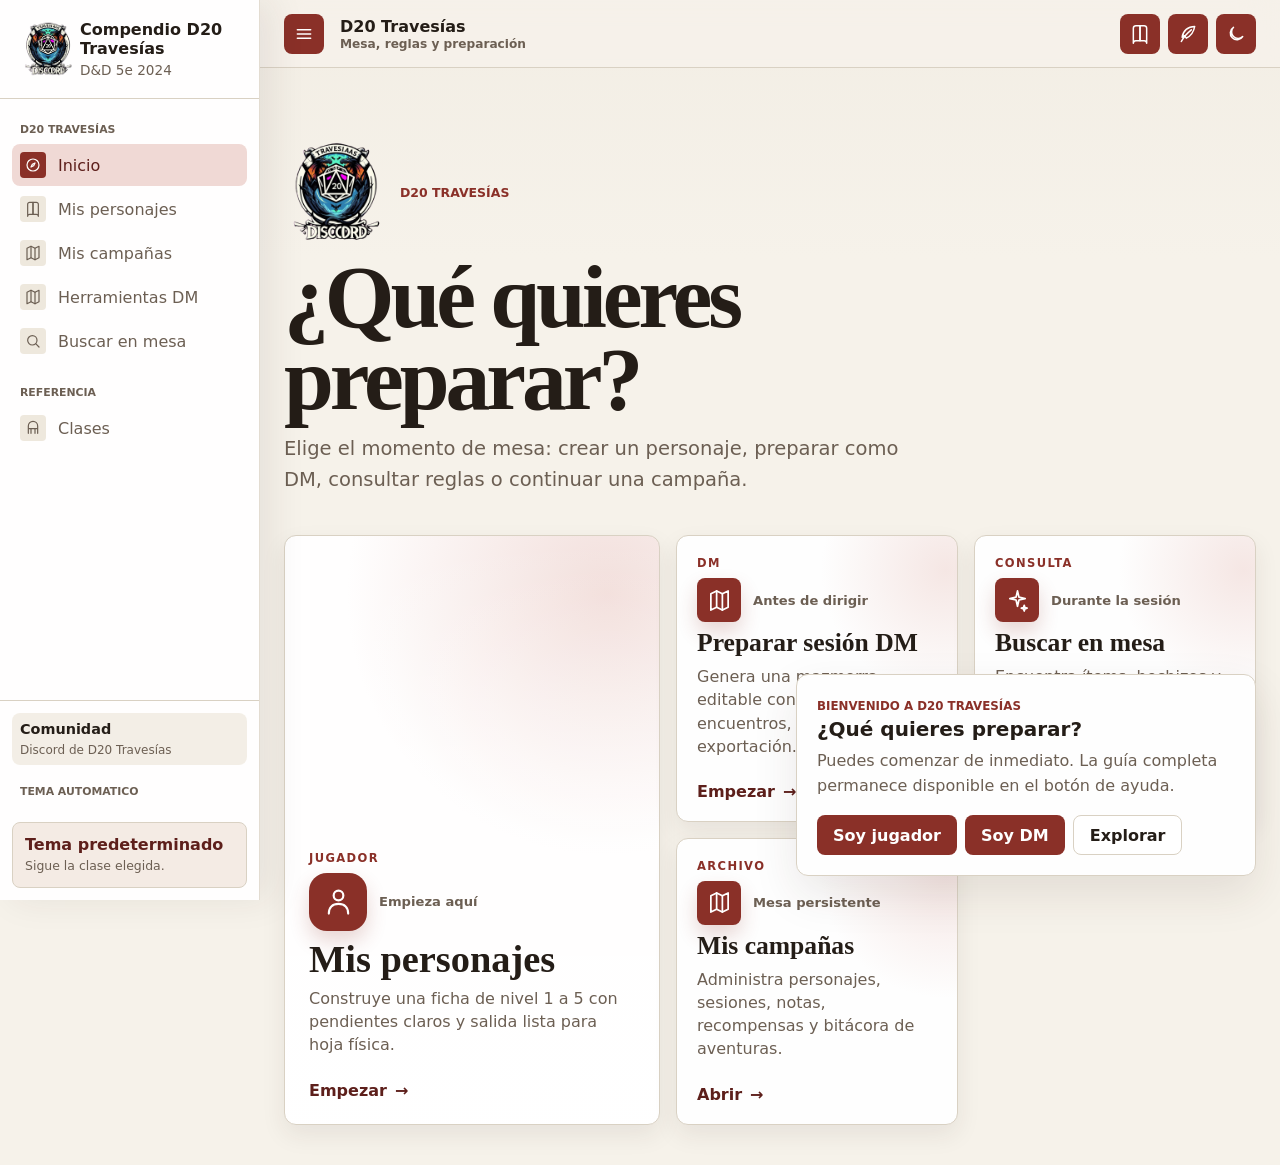
<file: index.html>
<!doctype html>
<html lang="es" class="theme-default">
  <head>
    <meta charset="UTF-8" />
    <meta name="viewport" content="width=device-width, initial-scale=1.0" />
    <link rel="icon" type="image/png" href="./assets/icons/discord-travesias.png?v=20260718b" />
    <title>Compendio D20 Travesías</title>
    <link rel="stylesheet" href="./src/styles/main.css" />
  </head>
  <body>
    <div id="app"></div>
    <script type="module" src="./src/scripts/app.js"></script>
  </body>
</html>
</file>
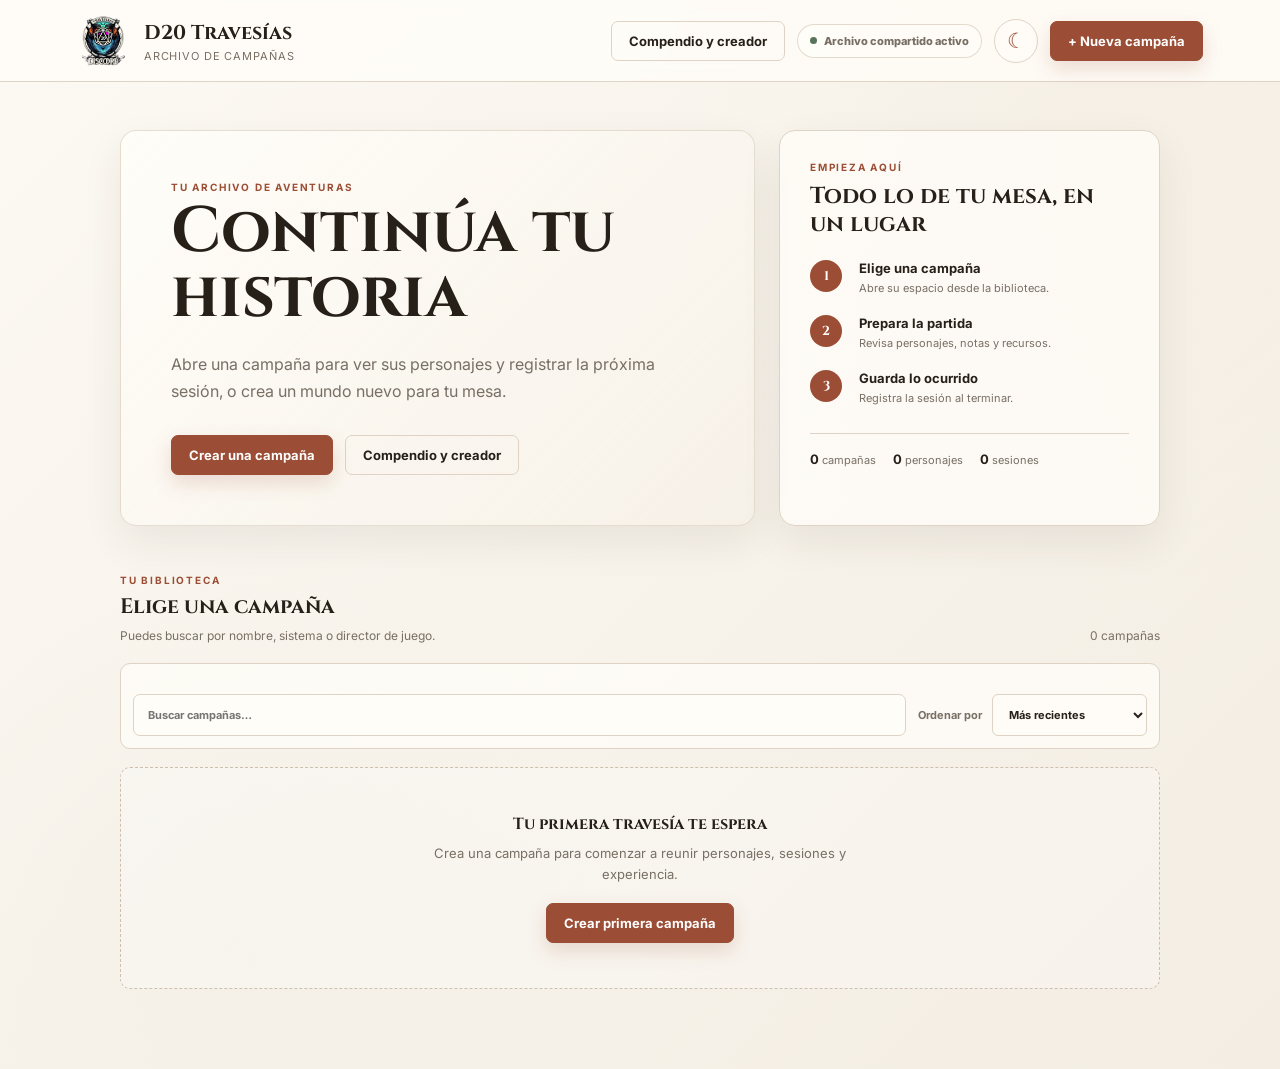
<file: campaigns/index.html>
<!doctype html>
<html lang="es">
<head>
  <meta charset="UTF-8">
  <meta name="viewport" content="width=device-width, initial-scale=1.0">
  <link rel="icon" type="image/png" href="/assets/icons/discord-travesias.png?v=20260718b">
  <meta name="theme-color" content="#15110d">
  <meta name="description" content="Archivo de campañas, personajes, sesiones y bitácora compartida para D20 Travesías.">
  <meta property="og:type" content="website">
  <meta property="og:locale" content="es_CL">
  <meta property="og:site_name" content="D20 Travesías">
  <meta property="og:title" content="D20 Travesías | Archivo de Campañas">
  <meta property="og:description" content="Organiza campañas, personajes, sesiones y recuerdos de tu mesa en una bitácora compartida.">
  <meta property="og:image" content="/campaigns/social-preview.png">
  <meta property="og:image:width" content="1200">
  <meta property="og:image:height" content="630">
  <meta property="og:image:alt" content="D20 Travesías, archivo de campañas">
  <meta name="twitter:card" content="summary_large_image">
  <meta name="twitter:title" content="D20 Travesías | Archivo de Campañas">
  <meta name="twitter:description" content="Campañas, personajes, sesiones y bitácora compartida para tu mesa.">
  <meta name="twitter:image" content="/campaigns/social-preview.png">
  <title>D20 Travesías | Archivo de Campañas</title>
  <link rel="preconnect" href="https://fonts.googleapis.com">
  <link rel="preconnect" href="https://fonts.gstatic.com" crossorigin>
  <link href="https://fonts.googleapis.com/css2?family=Alegreya:wght@500;600;700&family=Cinzel:wght@500;600;700&family=Cormorant+Garamond:wght@500;600;700&family=Grenze+Gotisch:wght@500;600;700&family=IM+Fell+English:ital@0;1&family=Inter:wght@400;500;600;700&family=Marcellus&family=MedievalSharp&family=Spectral:wght@400;500;600;700&family=Uncial+Antiqua&display=swap" rel="stylesheet">
  <link rel="stylesheet" href="/campaigns/styles.css">
</head>
<body>
  <section id="campaigns-home" class="campaigns-home">
    <header class="home-header">
      <div class="home-brand">
        <img class="brand-mark" src="/assets/icons/discord-travesias.png?v=20260718b" alt="">
        <div><strong>D20 Travesías</strong><span>Archivo de Campañas</span></div>
      </div>
      <div class="home-actions">
        <a class="secondary-button handbook-link" href="../">Compendio y creador</a>
        <span id="campaign-storage-status" class="storage-status" aria-live="polite"></span>
        <button id="campaigns-mode-toggle" class="icon-button mode-toggle" type="button" aria-label="Usar modo oscuro" title="Usar modo oscuro">☾</button>
        <button id="open-campaign-form" class="primary-button new-campaign-button">+ Nueva campaña</button>
      </div>
    </header>
    <main class="home-main">
      <section class="home-hero">
        <div class="home-hero-copy">
          <p class="eyebrow">Tu archivo de aventuras</p>
          <h1>Continúa tu historia</h1>
          <p>Abre una campaña para ver sus personajes y registrar la próxima sesión, o crea un mundo nuevo para tu mesa.</p>
          <div class="hero-actions">
            <button id="hero-new-campaign" class="primary-button new-campaign-button">Crear una campaña</button>
            <a class="secondary-button" href="../">Compendio y creador</a>
          </div>
        </div>
        <aside class="home-guide" aria-label="Cómo usar el archivo">
          <p class="eyebrow">Empieza aquí</p>
          <h2>Todo lo de tu mesa, en un lugar</h2>
          <ol>
            <li><b>Elige una campaña</b><span>Abre su espacio desde la biblioteca.</span></li>
            <li><b>Prepara la partida</b><span>Revisa personajes, notas y recursos.</span></li>
            <li><b>Guarda lo ocurrido</b><span>Registra la sesión al terminar.</span></li>
          </ol>
          <div class="archive-summary" aria-label="Resumen del archivo">
            <span><b id="home-campaign-total">0</b> campañas</span>
            <span><b id="home-character-total">0</b> personajes</span>
            <span><b id="home-session-total">0</b> sesiones</span>
            <span class="visually-hidden"><b id="home-award-total">0</b> recompensas</span>
          </div>
        </aside>
      </section>
      <div class="section-heading library-heading">
        <div><p class="eyebrow">Tu biblioteca</p><h2>Elige una campaña</h2><p class="section-help">Puedes buscar por nombre, sistema o director de juego.</p></div>
        <span id="campaign-count" class="quiet-label"></span>
      </div>
      <div class="campaign-library-controls" role="search">
        <label class="campaign-filter"><span class="visually-hidden">Buscar campaña</span><input id="campaign-library-search" type="search" placeholder="Buscar campañas…" autocomplete="off"></label>
        <label class="campaign-sort"><span>Ordenar por</span><select id="campaign-library-sort"><option value="recent">Más recientes</option><option value="name">Nombre</option><option value="activity">Más sesiones</option></select></label>
      </div>
      <div id="campaign-grid" class="campaign-library"></div>
    </main>
  </section>

  <div id="campaign-modal" class="modal hidden" role="dialog" aria-modal="true" aria-labelledby="campaign-form-title">
    <form id="campaign-form" class="modal-card">
      <input id="campaign-id" type="hidden">
      <div class="modal-heading">
        <div><p class="eyebrow">D20 Travesías</p><h2 id="campaign-form-title">Crear campaña</h2></div>
        <button id="close-campaign-form" type="button" class="icon-button" aria-label="Cerrar">×</button>
      </div>
      <label>Nombre de la campaña<input id="campaign-name" required maxlength="80" placeholder="Ej. La corona de ceniza"></label>
      <div class="form-row">
        <label>Director de juego<input id="campaign-dm" maxlength="60" placeholder="Nombre del DM"></label>
        <label>Sistema<select id="campaign-system"><option value="dnd5e2024">D&D 5e 2024</option><option value="cyberpunkRed">Cyberpunk RED</option></select></label>
      </div>
      <label>Descripción<textarea id="campaign-description" rows="3" maxlength="300" placeholder="Una breve introducción a esta aventura..."></textarea></label>
      <div class="form-row">
        <label>Tema visual<select id="campaign-theme"><option value="parchment">Pergamino clásico</option><option value="forest">Bosque antiguo</option><option value="ocean">Mareas arcanas</option><option value="night">Noche astral</option><option value="crimson">Reino carmesí</option><option value="desert">Arenas del desierto</option><option value="frost">Reino de escarcha</option><option value="arcane-glow">Academia arcana</option><option value="neon">Neón urbano</option></select></label>
        <label>Estilo de letra<select id="campaign-font"><option value="classic">Clásica aventurera</option><option value="medieval">Medieval</option><option value="chronicle">Crónica antigua</option><option value="arcane">Arcana</option><option value="modern">Moderna y clara</option><option value="imperial">Imperial elegante</option><option value="storybook">Relato fantástico</option><option value="gothic">Gótica dramática</option><option value="scholarly">Crónica legible</option></select></label>
      </div>
      <div class="form-row">
        <label>Apariencia<select id="campaign-appearance"><option value="light">Modo claro</option><option value="dark">Modo oscuro</option><option value="auto">Según la app</option></select></label>
        <label>Color distintivo<input id="campaign-color" type="color" value="#9b4e35"></label>
      </div>
      <label>Organización del resumen<select id="campaign-layout"><option value="balanced">Equilibrado</option><option value="story">Historia primero</option><option value="command">Panel de mando</option><option value="compact">Compacto</option></select></label>
      <div id="layout-preview" class="layout-preview" data-layout="balanced" aria-label="Vista previa de la organización">
        <span class="layout-preview-stats">Métricas</span><span class="layout-preview-search">Buscador</span><span class="layout-preview-party">Personajes</span><span class="layout-preview-history">Historia</span>
      </div>
      <div id="font-preview" class="font-preview" data-font="classic"><span>Vista previa</span><strong>La leyenda comienza aquí</strong></div>
      <label>Imagen de portada o banner<input id="campaign-banner" type="file" accept="image/png,image/jpeg,image/webp"></label>
      <div id="campaign-banner-preview" class="banner-preview"><span>Sin imagen selecciónada</span></div>
      <button id="remove-campaign-banner" type="button" class="text-button hidden">Quitar imagen</button>
      <section id="campaign-security-panel" class="security-panel" data-state="off">
        <input id="campaign-protected" type="checkbox" class="hidden" tabindex="-1" aria-hidden="true">
        <div class="security-panel-heading">
          <div><span class="security-kicker">Seguridad</span><strong id="campaign-security-title">Sin protección</strong></div>
          <span id="campaign-security-badge" class="security-badge">Abierta</span>
        </div>
        <p id="campaign-security-copy" class="helper">Cualquiera con el enlace puede abrir y editar esta campaña.</p>
        <div id="campaign-security-actions" class="security-actions">
          <button id="configure-protection" type="button" class="secondary-button">Proteger campaña</button>
          <button id="remove-protection" type="button" class="text-button danger-button hidden">Quitar protección</button>
        </div>
        <div id="campaign-password-fields" class="security-password-fields hidden">
          <div class="form-row">
            <label>Nueva contraseña<input id="campaign-password" type="password" minlength="4" maxlength="80" autocomplete="new-password" placeholder="Mínimo 4 caracteres"></label>
            <label>Repetir contraseña<input id="campaign-password-confirm" type="password" minlength="4" maxlength="80" autocomplete="new-password" placeholder="Repite la contraseña"></label>
          </div>
          <p class="helper">Al guardar, la protección se activará y crearemos automáticamente un código de recuperación.</p>
          <button id="cancel-protection-change" type="button" class="text-button">Cancelar cambio</button>
        </div>
        <div id="campaign-recovery-tools" class="recovery-tools hidden">
          <div><strong>Recuperación</strong><span id="campaign-recovery-status">Código configurado</span></div>
          <button id="generate-recovery-code" type="button" class="secondary-button">Renovar código</button>
        </div>
      </section>
      <button id="save-campaign" type="submit" class="primary-button full-width">Guardar campaña</button>
    </form>
  </div>

  <div id="unlock-modal" class="modal hidden" role="dialog" aria-modal="true" aria-labelledby="unlock-title">
    <form id="unlock-form" class="modal-card compact-modal">
      <input id="unlock-campaign-id" type="hidden">
      <div class="modal-heading">
        <div><p class="eyebrow">Campaña protegida</p><h2 id="unlock-title">Abrir campaña</h2></div>
        <button id="close-unlock-form" type="button" class="icon-button" aria-label="Cerrar">×</button>
      </div>
      <p id="unlock-copy" class="helper"></p>
      <label>Contraseña<input id="unlock-password" type="password" required autocomplete="current-password"></label>
      <p id="unlock-error" class="form-error hidden">La contraseña no es correcta.</p>
      <button type="submit" class="primary-button full-width">Entrar</button>
      <button id="forgot-password" type="button" class="text-button">Olvidé mi contraseña</button>
    </form>
  </div>

  <div id="recovery-modal" class="modal hidden" role="dialog" aria-modal="true" aria-labelledby="recovery-title">
    <form id="recovery-form" class="modal-card compact-modal">
      <input id="recovery-campaign-id" type="hidden">
      <div class="modal-heading">
        <div><p class="eyebrow">Recuperación segura</p><h2 id="recovery-title">Restablecer contraseña</h2></div>
        <button id="close-recovery-form" type="button" class="icon-button" aria-label="Cerrar">×</button>
      </div>
      <div id="recovery-reset-fields">
        <p class="helper">Introduce el código guardado cuando se configuró la recuperación.</p>
        <label>Código de recuperación<input id="recovery-code" required maxlength="20" autocomplete="off" placeholder="XXXX-XXXX-XXXX"></label>
        <label>Nueva contraseña<input id="recovery-password" type="password" required minlength="4" maxlength="80" autocomplete="new-password"></label>
        <label>Repetir contraseña<input id="recovery-password-confirm" type="password" required minlength="4" maxlength="80" autocomplete="new-password"></label>
        <p id="recovery-error" class="form-error hidden">Revisa el código y las contraseñas.</p>
        <button type="submit" class="primary-button full-width">Restablecer contraseña</button>
      </div>
      <div id="recovery-result" class="recovery-result hidden">
        <div class="security-success-mark" aria-hidden="true">✓</div>
        <h3 id="recovery-result-title">Campaña protegida correctamente</h3>
        <p id="recovery-result-copy">Guarda este código. Se muestra una sola vez y permite recuperar el acceso si olvidas la contraseña.</p>
        <output id="recovery-code-result"></output>
        <button id="copy-recovery-code" type="button" class="secondary-button full-width">Copiar código</button>
        <label class="recovery-confirmation"><input id="recovery-code-saved" type="checkbox"> <span>He guardado mi código de recuperación</span></label>
        <button id="finish-recovery" type="button" class="primary-button full-width" disabled>Finalizar</button>
      </div>
    </form>
  </div>

  <div id="session-edit-modal" class="modal hidden" role="dialog" aria-modal="true" aria-labelledby="session-edit-title">
    <form id="session-edit-form" class="modal-card">
      <input id="session-edit-id" type="hidden">
      <div class="modal-heading">
        <div><p class="eyebrow">Corregir bitácora</p><h2 id="session-edit-title">Editar sesión</h2></div>
        <button id="close-session-edit" type="button" class="icon-button" aria-label="Cerrar">×</button>
      </div>
      <div class="form-row">
        <label>Número<input id="session-edit-number" required type="number" min="1" step="1"></label>
        <label>Fecha<input id="session-edit-date" required type="date"></label>
      </div>
      <label>Nombre de la sesión<input id="session-edit-name" required maxlength="100"></label>
      <div class="session-edit-awards-heading">
        <div><strong>Puntos otorgados</strong><small>La diferencia se aplicará automáticamente a cada personaje.</small></div>
        <strong id="session-edit-total">0 PX</strong>
      </div>
      <div id="session-edit-allocations" class="session-edit-allocations"></div>
      <p id="session-edit-error" class="form-error hidden">No se pudo actualizar la sesión.</p>
      <button type="submit" class="primary-button full-width">Guardar correcciones</button>
    </form>
  </div>

  <div id="campaign-app" class="app-shell hidden" data-theme="parchment">
    <aside class="sidebar">
      <div class="brand">
        <img class="brand-mark" src="/assets/icons/discord-travesias.png?v=20260718b" alt="">
        <div>
          <strong>D20 Travesías</strong>
          <span id="sidebar-campaign-name">Campaña</span>
        </div>
      </div>

      <nav class="nav" aria-label="Navegación principal">
        <button type="button" class="nav-item campaign-home-button" data-action="campaigns-home"><span>←</span> Mis campañas</button>
        <a class="nav-item handbook-nav-link" href="../"><span>↗</span> Compendio y creador</a>
        <button class="nav-item active" data-view="dashboard"><span>⌂</span> Resumen</button>
        <button class="nav-item" data-view="characters"><span>♙</span> Personajes</button>
        <button class="nav-item" data-view="prepare"><span>✦</span> Preparar sesión</button>
        <button class="nav-item" data-view="table"><span>▣</span> Modo mesa</button>
        <button class="nav-item" data-view="new-session"><span>✦</span> Nueva sesión</button>
        <button class="nav-item" data-view="notes"><span>✎</span> Páginas</button>
        <button class="nav-item" data-view="board"><span>⌬</span> Tablero</button>
        <button class="nav-item" data-view="tools"><span>⚙</span> DM</button>
        <button class="nav-item" data-view="log"><span>☷</span> Bitácora</button>
      </nav>

      <div class="sidebar-footer">
        <p>Los datos se guardan en este navegador.</p>
        <button id="open-campaign-tutorial" class="text-button" type="button">Ver tutorial</button>
        <button id="lock-campaign-now" class="text-button hidden" type="button">Bloquear campaña ahora</button>
        <button id="export-data" class="text-button">Exportar respaldo</button>
        <label class="text-button file-button">Importar respaldo<input id="import-data" type="file" accept="application/json"></label>
      </div>
    </aside>

    <main class="main-content">
      <header class="topbar">
        <div>
          <p id="campaign-context" class="eyebrow">Campaña</p>
          <h1 id="page-title">Resumen de campaña</h1>
        </div>
        <button class="primary-button" data-go="new-session">+ Registrar sesión</button>
      </header>

      <section id="dashboard-view" class="view active">
        <div id="stats-grid" class="stats-grid"></div>
        <div class="panel campaign-search-panel dashboard-search">
          <div class="panel-heading">
            <div>
              <p class="eyebrow">Archivo de campaña</p>
              <h2>Búsqueda global</h2>
            </div>
            <small id="campaign-search-meta" class="campaign-search-meta">Sin búsqueda activa</small>
          </div>
          <div class="campaign-search-controls">
            <label>Buscar<input id="campaign-global-search" type="search" placeholder="Notas, sesiones, personajes..."></label>
            <label>Tipo<select id="campaign-global-filter">
              <option value="all">Todo</option>
              <option value="workspace">Páginas</option>
              <option value="session">Sesiones</option>
              <option value="character">Personajes</option>
              <option value="notes">Notas</option>
              <option value="places">Lugares</option>
              <option value="cities">Ciudades</option>
              <option value="factions">Facciones</option>
              <option value="missions">Misiones</option>
              <option value="secrets">Secretos</option>
              <option value="image">Imágenes</option>
              <option value="link">Links</option>
              <option value="dmTool">Herramientas DM</option>
            </select></label>
          </div>
          <div id="campaign-search-results" class="campaign-search-results"></div>
        </div>
        <section class="dashboard-block dashboard-party">
          <div class="section-heading">
            <div>
              <p class="eyebrow">Compañía</p>
              <h2>Progreso de personajes</h2>
            </div>
            <button class="secondary-button" data-go="characters">Gestionar personajes</button>
          </div>
          <div id="dashboard-characters" class="character-grid"></div>
        </section>
        <section class="dashboard-block dashboard-history">
          <div class="section-heading compact-heading">
            <div>
              <p class="eyebrow">Historia reciente</p>
              <h2>Últimas sesiones</h2>
            </div>
            <button class="text-button" data-go="log">Ver bitácora completa</button>
          </div>
          <div id="recent-sessions" class="timeline"></div>
        </section>
      </section>

      <section id="characters-view" class="view">
        <div class="two-column characters-layout">
          <div>
            <div class="section-heading no-top">
              <div>
                <p class="eyebrow">Aventureros</p>
                <h2>Personajes de la campaña</h2>
              </div>
            </div>
            <div id="character-list" class="character-list"></div>
          </div>
          <form id="character-form" class="panel sticky-panel">
            <input id="character-id" type="hidden">
            <p class="eyebrow">Ficha rápida</p>
            <h2 id="character-form-title">Añadir personaje</h2>
            <label>Nombre del personaje<input id="character-name" required maxlength="60" placeholder="Ej. Lyra Noctis"></label>
            <label>Jugador<input id="player-name" maxlength="60" placeholder="Nombre del jugador"></label>
            <div class="form-row">
              <label><span id="character-class-label">Clase</span><input id="character-class" maxlength="40" placeholder="Ej. Bardo"></label>
              <label><span id="character-xp-label">Experiencia actual o previa</span><input id="character-xp" required type="number" min="0" step="1" value="0"><small id="character-xp-help" class="field-help">Si ya jugaba antes de usar la app, escribe aquí toda la experiencia que ya tenía.</small></label>
            </div>
            <label>Retrato del personaje<input id="character-portrait" type="file" accept="image/png,image/jpeg,image/webp"></label>
            <div id="character-portrait-preview" class="portrait-preview"><span>Sin retrato selecciónado</span></div>
            <button id="remove-character-portrait" type="button" class="text-button hidden">Quitar retrato</button>
            <label>Color de ficha<input id="character-color" type="color" value="#b97a45"></label>
            <div class="form-actions">
              <button type="submit" class="primary-button">Guardar personaje</button>
              <button id="cancel-character" type="button" class="secondary-button hidden">Cancelar</button>
            </div>
          </form>
        </div>
      </section>

      <section id="new-session-view" class="view">
        <form id="session-form">
          <div class="session-header panel">
            <div>
              <p class="eyebrow">Nueva entrada</p>
              <h2>Datos de la sesión</h2>
            </div>
            <div class="session-fields">
              <label>Número<input id="session-number" required type="number" min="1" step="1"></label>
              <label>Fecha<input id="session-date" required type="date"></label>
              <label class="wide-field">Nombre de la sesión<input id="session-name" required maxlength="100" placeholder="Ej. Las ruinas bajo la luna"></label>
            </div>
          </div>
          <label class="historical-session"><input id="historical-session" type="checkbox"><span><b>Esta es una sesión anterior</b><small>Puedes registrar ahora una sesión jugada antes de crear la aplicación, usando su número y fecha reales.</small></span></label>

          <div class="two-column session-layout">
            <div class="stack">
              <div class="panel">
                <div class="panel-heading">
                  <div><p class="eyebrow">Asistencia</p><h2>¿Quién participó?</h2></div>
                  <button id="select-all" type="button" class="text-button">Marcar todos</button>
                </div>
                <div id="attendance-list" class="attendance-list"></div>
              </div>

              <div class="panel">
                <p class="eyebrow">Experiencia grupal</p>
                <h2>Fondos de la sesión</h2>
                <p id="pools-help" class="helper">Cada cantidad se divide en partes iguales entre quienes asistieron.</p>
                <div class="xp-pools">
                  <label><span><b id="pool-combat-label">Combate</b><small id="pool-combat-help">Enemigos y encuentros superados</small></span><input id="combat-pool" type="number" min="0" step="1" value="0"></label>
                  <label><span><b id="pool-roleplay-label">Roleo</b><small id="pool-roleplay-help">Interpretación y decisiones narrativas</small></span><input id="roleplay-pool" type="number" min="0" step="1" value="0"></label>
                  <label><span><b id="pool-manual-label">Otros logros</b><small id="pool-manual-help">Exploración, objetivos o ajustes manuales</small></span><input id="manual-pool" type="number" min="0" step="1" value="0"></label>
                </div>
              </div>

              <div class="panel">
                <p class="eyebrow">Contexto</p>
                <h2>Notas para la bitácora</h2>
                <label>Resumen de combate<textarea id="combat-notes" rows="3" maxlength="1000" placeholder="Enemigos, encuentros y resultados..."></textarea></label>
                <label>Resumen de roleo y aventura<textarea id="roleplay-notes" rows="4" maxlength="1500" placeholder="Interpretación, resolución de problemas, decisiones, exploración..."></textarea></label>
              </div>
            </div>

            <div class="stack">
              <div class="panel sticky-summary">
                <p class="eyebrow">Asignación individual</p>
                <h2 id="bonus-title">Bonos por personaje</h2>
                <p id="bonus-help" class="helper">Añade experiencia particular a quienes destacaron. Solo se aplica a asistentes.</p>
                <div id="individual-bonuses" class="bonus-list"></div>
                <div class="session-total">
                  <span id="session-total-label">Experiencia total otorgada</span>
                  <strong id="session-total">0 PX</strong>
                </div>
                <div id="distribution-preview" class="distribution-preview"></div>
                <button type="submit" class="primary-button full-width">Guardar en la bitácora</button>
              </div>
            </div>
          </div>
        </form>
      </section>

      <section id="prepare-view" class="view">
        <div class="section-heading no-top"><div><p class="eyebrow">Próxima partida</p><h2 id="prepare-session-heading">Preparar sesión</h2></div><button id="new-session-preparation" class="secondary-button" type="button">Nueva preparación</button></div>
        <form id="session-preparation-form" class="session-flow-grid">
          <input id="session-preparation-id" type="hidden">
          <div class="stack">
            <div class="panel"><div class="form-row"><label>Número<input id="preparation-number" type="number" min="1" required></label><label>Fecha prevista<input id="preparation-date" type="date"></label></div><label>Título<input id="preparation-title" maxlength="100" placeholder="Ej. Las puertas del observatorio"></label><label>Resumen anterior<textarea id="preparation-previous-summary" rows="4"></textarea></label></div>
            <div class="panel"><p class="eyebrow">Participantes</p><h2>Personajes convocados</h2><div id="preparation-participants" class="attendance-list"></div></div>
            <div class="panel"><label>Escenas previstas<textarea id="preparation-scenes" rows="4"></textarea></label><label>PNJ importantes<textarea id="preparation-npcs" rows="3"></textarea></label><label>Encuentros<textarea id="preparation-encounters" rows="3"></textarea></label></div>
          </div>
          <div class="stack">
            <div class="panel"><label>Recompensas pendientes<textarea id="preparation-rewards" rows="3"></textarea></label><label>Próximos objetivos<textarea id="preparation-objectives" rows="3"></textarea></label><label>Notas privadas del DM<textarea id="preparation-dm-notes" rows="5"></textarea></label></div>
            <div class="panel"><p class="eyebrow">Mazmorras</p><h2>Contenido asociado</h2><div id="preparation-dungeons" class="attendance-list"></div></div>
            <div class="panel session-flow-actions"><button type="submit" class="primary-button">Guardar preparación</button><button id="mark-preparation-ready" type="button" class="secondary-button">Marcar lista</button><button id="open-table-mode" type="button" class="secondary-button">Abrir modo mesa</button></div>
          </div>
        </form>
        <div id="session-preparation-list" class="session-preparation-list"></div>
      </section>

      <section id="table-view" class="view table-mode-view">
        <div class="section-heading no-top"><div><p class="eyebrow">Durante la partida</p><h2>Modo mesa</h2></div><button id="finish-table-session" class="primary-button" type="button">Finalizar sesión</button></div>
        <div id="table-mode-content" class="table-mode-content"></div>
      </section>

      <section id="finish-session-view" class="view">
        <form id="finish-session-form" class="session-flow-grid">
          <div class="stack"><div class="panel"><p class="eyebrow">Cierre</p><h2>Finalizar sesión</h2><label>Resumen público<textarea id="finish-summary" rows="5" required></textarea></label><label>Hitos y decisiones<textarea id="finish-milestones" rows="3"></textarea></label><label>Próximo objetivo<textarea id="finish-next-objective" rows="3"></textarea></label><label>Número de la siguiente sesión<input id="finish-next-number" type="number" min="1"></label></div><div class="panel"><p class="eyebrow">Participantes y experiencia</p><div id="finish-participants"></div></div></div>
          <div class="stack"><div class="panel"><label>Recompensas<textarea id="finish-rewards" rows="3"></textarea></label><label>Objetos entregados<textarea id="finish-items" rows="3"></textarea></label><label>Heridas o estados persistentes<textarea id="finish-conditions" rows="3"></textarea></label><label>Notas por personaje<textarea id="finish-character-notes" rows="4"></textarea></label></div><div class="panel"><button type="submit" class="primary-button full-width">Guardar cierre y actualizar campaña</button></div></div>
        </form>
      </section>

      <section id="notes-view" class="view">
        <div class="section-heading no-top">
          <div><p class="eyebrow">Diario y mesa del DM</p><h2>Páginas de campaña</h2></div>
          <button id="new-workspace-entry" class="primary-button" type="button">+ Nueva página</button>
        </div>
        <div class="two-column workspace-layout">
          <aside class="panel workspace-library-panel">
            <div class="panel-heading">
              <div><p class="eyebrow">Archivo vivo</p><h2>Contenido</h2></div>
            </div>
            <div class="workspace-filters">
              <label>Tipo<select id="workspace-type-filter"></select></label>
              <label>Buscar<input id="workspace-search" type="search" placeholder="Nombre, etiqueta o texto..."></label>
            </div>
            <div id="workspace-remote-warning" class="workspace-warning hidden"></div>
            <div id="workspace-entity-list" class="workspace-entity-list"></div>
          </aside>

          <form id="workspace-editor-form" class="panel workspace-editor-panel">
            <input id="workspace-entry-id" type="hidden">
            <input id="workspace-entry-original-collection" type="hidden">
            <input id="workspace-entry-image-ids" type="hidden">
            <input id="workspace-entry-link-ids" type="hidden">
            <div class="panel-heading">
              <div><p class="eyebrow">Editor</p><h2 id="workspace-editor-title">Nueva página</h2></div>
              <button id="delete-workspace-entry" class="text-button danger-button hidden" type="button">Eliminar</button>
            </div>
            <div class="form-row">
              <label>Tipo<select id="workspace-entry-type"></select></label>
              <label>Visibilidad<select id="workspace-entry-visibility"></select></label>
            </div>
            <label>Título<input id="workspace-entry-title" required maxlength="90" placeholder="Ej. La Ciudad de Bruma"></label>
            <label>Resumen<textarea id="workspace-entry-summary" rows="2" maxlength="320" placeholder="Una frase clara para encontrar esta página rápido."></textarea></label>
            <label>Etiquetas<input id="workspace-entry-tags" maxlength="180" placeholder="ciudad, pista, facción"></label>

            <div class="editor-toolbar" aria-label="Herramientas de escritura">
              <button type="button" data-editor-insert="heading">Título</button>
              <button type="button" data-editor-insert="bullet">Lista</button>
              <button type="button" data-editor-insert="check">Tarea</button>
              <button type="button" data-editor-insert="quote">Cita</button>
              <button type="button" data-editor-insert="link">Link</button>
              <button type="button" data-editor-insert="mention">[[Vínculo]]</button>
            </div>
            <label>Contenido<textarea id="workspace-entry-body" rows="16" placeholder="Escribe notas, escenas, secretos, pistas o diario. Usa [[Nombre]] para enlazar a otra página, personaje o sesión."></textarea></label>
            <div class="workspace-mention-box">
              <b>Vínculos rápidos</b>
              <div id="workspace-mention-suggestions" class="workspace-mention-suggestions"></div>
            </div>
            <div class="workspace-preview-shell">
              <div class="workspace-preview-heading"><span>Vista previa</span><small id="workspace-preview-meta"></small></div>
              <div id="workspace-entry-preview" class="workspace-entry-preview"></div>
            </div>
            <div class="workspace-resource-panel">
              <div class="panel-heading">
                <div><p class="eyebrow">Recursos</p><h2>Imágenes y links</h2></div>
              </div>
              <div class="resource-actions">
                <label>Subir imagen<input id="workspace-image-upload" type="file" accept="image/png,image/jpeg,image/webp"></label>
                <div class="resource-link-row">
                  <label>Nombre del link<input id="workspace-link-label" maxlength="90" placeholder="Mapa de la ciudad"></label>
                  <label>URL<input id="workspace-link-url" type="url" maxlength="500" placeholder="https://..."></label>
                  <button id="workspace-add-link" class="secondary-button" type="button">Agregar link</button>
                </div>
              </div>
              <div id="workspace-resource-list" class="workspace-resource-list"></div>
            </div>
            <div class="form-actions">
              <button type="submit" class="primary-button">Guardar página</button>
              <button id="reset-workspace-editor" type="button" class="secondary-button">Limpiar</button>
            </div>
          </form>
        </div>
      </section>

      <section id="board-view" class="view">
        <div class="section-heading no-top">
          <div><p class="eyebrow">Mapa de pistas</p><h2>Tablero de conexiones</h2></div>
          <div class="board-heading-actions">
            <button id="board-undo" class="secondary-button" type="button">Deshacer</button>
            <button id="board-redo" class="secondary-button" type="button">Rehacer</button>
            <button id="board-connect-mode" class="primary-button" type="button">Conectar</button>
          </div>
        </div>
        <div class="board-layout">
          <aside class="panel board-toolbox">
            <div class="panel-heading">
              <div><p class="eyebrow">Archivo</p><h2>Elementos</h2></div>
            </div>
            <label>Buscar<input id="board-library-search" type="search" placeholder="Nombre, etiqueta o sesión..."></label>
            <div id="board-remote-warning" class="workspace-warning hidden"></div>
            <div id="board-library-list" class="board-library-list"></div>
          </aside>

          <div class="panel board-panel">
            <div class="board-toolbar">
              <span id="board-status" class="board-status">0 nodos</span>
              <button id="board-delete-selection" class="text-button danger-button" type="button">Quitar selección</button>
            </div>
            <div id="connection-board" class="connection-board">
              <svg id="board-connections" class="board-connections" aria-hidden="true"></svg>
              <div id="board-nodes-layer" class="board-nodes-layer"></div>
            </div>
          </div>

          <aside class="panel board-inspector">
            <div class="panel-heading">
              <div><p class="eyebrow">Detalle</p><h2>Selección</h2></div>
            </div>
            <div id="board-selection-detail" class="board-selection-detail"></div>
          </aside>
        </div>
      </section>

      <section id="tools-view" class="view">
        <div class="section-heading no-top">
          <div><p class="eyebrow">Mesa del DM</p><h2>Herramientas DM</h2></div>
          <button id="new-dm-tool" class="primary-button" type="button">+ Nueva herramienta</button>
        </div>
        <div class="two-column dm-tools-layout">
          <aside class="panel dm-tool-library-panel">
            <div class="panel-heading">
              <div><p class="eyebrow">Preparación</p><h2>Archivo</h2></div>
            </div>
            <div class="dm-tool-filters">
              <label>Tipo<select id="dm-tool-type-filter"></select></label>
              <label>Buscar<input id="dm-tool-search" type="search" placeholder="Nombre, etiqueta o detalle..."></label>
            </div>
            <div id="dm-tool-remote-warning" class="workspace-warning hidden"></div>
            <div id="dm-tool-list" class="dm-tool-list"></div>
          </aside>

          <form id="dm-tool-form" class="panel dm-tool-editor-panel">
            <input id="dm-tool-id" type="hidden">
            <div class="panel-heading">
              <div><p class="eyebrow">Herramienta</p><h2 id="dm-tool-editor-title">Nueva herramienta</h2></div>
              <button id="delete-dm-tool" class="text-button danger-button hidden" type="button">Eliminar</button>
            </div>
            <div class="form-row">
              <label>Tipo<select id="dm-tool-type"></select></label>
              <label>Estado<select id="dm-tool-status"></select></label>
            </div>
            <label>Visibilidad<select id="dm-tool-visibility"></select></label>
            <label>Título<input id="dm-tool-title" required maxlength="90" placeholder="Ej. Emboscada en el puente"></label>
            <label>Resumen<textarea id="dm-tool-summary" rows="2" maxlength="320" placeholder="Una frase clara para encontrarlo después."></textarea></label>
            <label>Etiquetas<input id="dm-tool-tags" maxlength="180" placeholder="sesión 4, bosque, pista"></label>
            <div id="dm-tool-dynamic-fields" class="dm-tool-dynamic-fields"></div>
            <label>Notas<textarea id="dm-tool-notes" rows="8" maxlength="2200" placeholder="Detalles para dirigirlo en mesa."></textarea></label>
            <div class="form-actions">
              <button type="submit" class="primary-button">Guardar herramienta</button>
              <button id="duplicate-dm-dungeon" type="button" class="secondary-button hidden">Duplicar mazmorra</button>
              <button id="print-dm-dungeon" type="button" class="secondary-button hidden">Imprimir mazmorra</button>
              <button id="reset-dm-tool" type="button" class="secondary-button">Limpiar</button>
            </div>
          </form>
        </div>
      </section>

      <section id="log-view" class="view">
        <div class="section-heading no-top">
          <div><p class="eyebrow">Archivo de campaña</p><h2>Bitácora de sesiones</h2></div>
          <div class="log-heading-actions">
            <button id="publish-latest-session" class="secondary-button hidden" type="button">Publicar última sesión en Discord</button>
            <input id="log-search" class="search-input" type="search" placeholder="Buscar sesión o personaje...">
          </div>
        </div>
        <div id="session-log" class="session-log"></div>
      </section>
    </main>
  </div>

  <div id="onboarding-modal" class="modal hidden onboarding-modal" role="dialog" aria-modal="true" aria-labelledby="onboarding-title">
    <div class="modal-card onboarding-card">
      <div class="modal-heading">
        <div>
          <p id="onboarding-progress" class="eyebrow">Paso 1 de 5</p>
          <h2 id="onboarding-title">Guía rápida</h2>
        </div>
        <button id="close-onboarding" type="button" class="icon-button" aria-label="Cerrar">×</button>
      </div>
      <div id="onboarding-stepper" class="onboarding-stepper" aria-label="Progreso del tutorial"></div>
      <div class="onboarding-body">
        <span id="onboarding-kicker" class="workspace-entry-type">Inicio</span>
        <h3 id="onboarding-step-title">Prepara tu campaña</h3>
        <p id="onboarding-copy"></p>
        <ul id="onboarding-points" class="onboarding-points"></ul>
      </div>
      <div class="onboarding-actions">
        <button id="skip-onboarding" type="button" class="text-button">Ahora no</button>
        <button id="onboarding-prev" type="button" class="secondary-button">Atrás</button>
        <button id="onboarding-open-section" type="button" class="secondary-button">Abrir sección</button>
        <button id="onboarding-next" type="button" class="primary-button">Siguiente</button>
      </div>
    </div>
  </div>

  <div id="toast" class="toast" role="status" aria-live="polite"></div>
  <script type="module" src="/campaigns/app.js"></script>
</body>
</html>
</file>
<file: src/styles/main.css>
@import url("./tokens.css");
@import url("./base.css");
@import url("./layout.css");
@import url("./sidebar.css");
@import url("./navigation.css");
@import url("./components.css");
@import url("./pageBridge.css");
@import url("./themes.css");
@import url("./dark.css");
@import url("./print.css");
</file>
<file: campaigns/styles.css>
@import url("../src/styles/pageBridge.css");

:root {
  --bg: #f3ede3;
  --paper: #fffdf8;
  --ink: #272019;
  --muted: #786f65;
  --line: #ded3c4;
  --accent: #9b4e35;
  --accent-dark: #713522;
  --gold: #ba8b47;
  --sidebar: #181410;
  --green: #58735c;
  --shadow: 0 16px 40px rgba(53, 39, 25, .08);
  --display-font: Cinzel, serif;
  --body-font: Inter, sans-serif;
}

* { box-sizing: border-box; }
html { scroll-behavior: smooth; }
body { margin: 0; color: var(--ink); background: var(--bg); font-family: var(--body-font); }
button, input, textarea { font: inherit; }
select { width: 100%; padding: 11px 12px; border: 1px solid var(--line); border-radius: 6px; outline: none; color: var(--ink); background: #fffcf7; font: inherit; }
button { cursor: pointer; }

body.campaigns-dark .campaigns-home,
body.campaigns-dark .modal {
  --bg: #12100f;
  --paper: #201c19;
  --ink: #f1e9dd;
  --muted: #aaa095;
  --line: #3d352f;
  --accent-dark: #c8795a;
  --shadow: 0 16px 40px rgba(0, 0, 0, .3);
  color: var(--ink);
  color-scheme: dark;
}

.app-shell { min-height: 100vh; display: grid; grid-template-columns: 250px 1fr; }
.campaigns-home { min-height: 100vh; background: linear-gradient(135deg, rgba(255,253,248,.76), rgba(243,237,227,.9)), radial-gradient(circle at 88% 14%, rgba(186,139,71,.18), transparent 32%), radial-gradient(circle at 18% 88%, rgba(88,115,92,.12), transparent 28%), var(--bg); }
body.campaigns-dark .campaigns-home { background: radial-gradient(circle at 88% 14%, rgba(186,139,71,.16), transparent 32%), radial-gradient(circle at 18% 88%, rgba(88,115,92,.12), transparent 28%), var(--bg); }
.home-header { min-height: 82px; padding: 0 clamp(24px, 6vw, 90px); display: flex; align-items: center; justify-content: space-between; border-bottom: 1px solid var(--line); background: rgba(255,253,248,.82); backdrop-filter: blur(10px); }
body.campaigns-dark .home-header { background: rgba(18, 15, 13, .86); }
.home-brand { display: flex; align-items: center; gap: 15px; }
.home-brand .brand-mark { color: var(--accent); border-color: var(--gold); }
.home-brand strong, .home-brand span { display: block; }
.home-brand strong { font: 700 20px Cinzel, serif; }
.home-brand span { margin-top: 3px; color: var(--muted); font-size: 11px; letter-spacing: .08em; text-transform: uppercase; }
.home-main { max-width: 1180px; margin: auto; padding: 48px clamp(24px, 6vw, 70px) 80px; }
.home-hero { display: grid; grid-template-columns: minmax(0, 1.25fr) minmax(330px, .75fr); gap: 24px; align-items: stretch; margin-bottom: 36px; }
.home-hero-copy { min-height: 318px; padding: clamp(30px, 5vw, 50px); display: flex; flex-direction: column; justify-content: center; border: 1px solid color-mix(in srgb, var(--line) 75%, transparent); border-radius: 16px; background: linear-gradient(135deg, rgba(255,253,248,.92), rgba(246,240,231,.74)); box-shadow: var(--shadow); }
body.campaigns-dark .home-hero-copy { background: linear-gradient(135deg, rgba(32,28,25,.96), rgba(24,21,18,.82)); }
.home-hero h1 { max-width: 680px; font-size: clamp(40px, 5vw, 68px); line-height: 1.02; }
.home-hero-copy > p:last-of-type { max-width: 590px; margin: 20px 0 0; color: var(--muted); font-size: 16px; line-height: 1.7; }
.hero-actions { display: flex; flex-wrap: wrap; gap: 12px; margin-top: 30px; }
.home-overview { display: grid; grid-template-columns: repeat(2, minmax(0, 1fr)); gap: 14px; }
.overview-card { min-height: 150px; padding: 22px; display: flex; flex-direction: column; justify-content: space-between; border: 1px solid var(--line); border-radius: 12px; background: rgba(255,253,248,.82); box-shadow: var(--shadow); }
body.campaigns-dark .overview-card { background: rgba(32,28,25,.84); }
.overview-card.strong { color: white; border-color: transparent; background: linear-gradient(135deg, var(--accent), #2b211b); }
.overview-card span { color: inherit; opacity: .72; font-size: 11px; font-weight: 800; letter-spacing: .12em; text-transform: uppercase; }
.overview-card strong { font: 700 clamp(34px, 5vw, 52px) Cinzel, serif; line-height: 1; }
.home-guide { padding: 30px; border: 1px solid var(--line); border-radius: 16px; background: rgba(255,253,248,.82); box-shadow: var(--shadow); }
body.campaigns-dark .home-guide { background: rgba(32,28,25,.84); }
.home-guide h2 { margin: 10px 0 22px; font: 700 23px/1.2 var(--display-font); }
.home-guide ol { margin: 0; padding: 0; display: grid; gap: 17px; list-style: none; counter-reset: guide; }
.home-guide li { position: relative; min-height: 38px; padding-left: 49px; display: grid; gap: 3px; counter-increment: guide; }
.home-guide li::before { content: counter(guide); position: absolute; left: 0; top: 0; width: 32px; height: 32px; display: grid; place-items: center; border-radius: 50%; color: white; background: var(--accent); font: 700 13px var(--display-font); }
.home-guide li b { font-size: 13px; }
.home-guide li span { color: var(--muted); font-size: 11px; line-height: 1.4; }
.archive-summary { margin-top: 25px; padding-top: 17px; display: flex; flex-wrap: wrap; gap: 8px 17px; border-top: 1px solid var(--line); color: var(--muted); font-size: 11px; }
.archive-summary b { color: var(--ink); font-size: 13px; }
.visually-hidden { position: absolute !important; width: 1px; height: 1px; padding: 0; overflow: hidden; clip: rect(0,0,0,0); white-space: nowrap; border: 0; }
.quiet-label { color: var(--muted); font-size: 12px; }
.section-help { margin: 7px 0 0; color: var(--muted); font-size: 12px; }
.campaign-library-controls { margin-bottom: 18px; padding: 12px; display: grid; grid-template-columns: minmax(220px, 1fr) auto; gap: 12px; border: 1px solid var(--line); border-radius: 10px; background: color-mix(in srgb, var(--paper) 82%, transparent); }
.campaign-filter input { width: 100%; height: 42px; padding: 0 14px; border: 1px solid var(--line); border-radius: 7px; color: var(--ink); background: var(--paper); outline: none; }
.campaign-filter input:focus { border-color: var(--accent); box-shadow: 0 0 0 3px color-mix(in srgb, var(--accent) 14%, transparent); }
.campaign-sort { display: flex; align-items: center; gap: 10px; color: var(--muted); font-size: 11px; white-space: nowrap; }
.campaign-sort select { min-width: 155px; height: 42px; }
.campaign-library { display: grid; grid-template-columns: repeat(auto-fill, minmax(280px, 1fr)); gap: 16px; align-items: stretch; }
.campaign-library.single-campaign { grid-template-columns: minmax(320px, 720px); }
.campaign-card { position: relative; min-height: 300px; padding: 0; display: flex; flex-direction: column; overflow: hidden; border: 1px solid var(--line); border-radius: 12px; background: var(--paper); box-shadow: var(--shadow); animation: item-enter .24s ease both; transition: .22s ease; }
.campaign-card:hover { transform: translateY(-4px); box-shadow: 0 22px 48px rgba(53,39,25,.13); }
.campaign-card::before { content: ''; position: absolute; inset: 0 0 auto; height: 6px; background: var(--campaign-color); }
.campaign-card::after { content: '20'; position: absolute; right: -20px; top: 20px; color: color-mix(in srgb, var(--campaign-color) 12%, transparent); font: 700 120px Cinzel, serif; transform: rotate(-12deg); pointer-events: none; }
.campaign-card-banner { height: 104px; background: linear-gradient(135deg, var(--campaign-color), #221a15); background-position: center; background-size: cover; }
.campaign-card-banner::after { content: ''; display: block; width: 100%; height: 100%; background: linear-gradient(180deg, transparent 35%, rgba(25,18,13,.55)); }
.campaign-card-content { position: relative; z-index: 1; flex: 1; padding: 18px 20px 14px; }
.campaign-card h3 { margin-top: 16px; font-size: 21px; font-family: var(--card-display-font, Cinzel, serif); }
.campaign-card p { color: var(--muted); font-size: 13px; line-height: 1.55; }
.campaign-meta { display: flex; flex-wrap: wrap; gap: 8px; margin-top: 18px; color: var(--muted); font-size: 10px; }
.campaign-meta span { padding: 5px 8px; border: 1px solid color-mix(in srgb, var(--line) 75%, transparent); border-radius: 999px; background: rgba(255,253,248,.55); }
body.campaigns-dark .campaign-meta span { background: rgba(255,255,255,.04); }
.campaign-next-step { margin-top: 16px; padding: 10px 12px; border-left: 3px solid var(--campaign-color); border-radius: 6px; color: var(--ink); background: color-mix(in srgb, var(--campaign-color) 8%, transparent); font-size: 12px; font-weight: 700; }
body.campaigns-dark .campaign-next-step { background: color-mix(in srgb, var(--campaign-color) 15%, transparent); }
.campaign-card-actions { position: relative; z-index: 1; margin: 0 20px; padding: 14px 0 18px; display: grid; gap: 12px; align-items: center; border-top: 1px solid var(--line); }
.campaign-card-actions .open-campaign { width: 100%; text-align: center; }
.lock-label { display: inline-flex; align-items: center; gap: 5px; color: var(--accent); font-weight: 700; }
.campaign-card-tools { display: flex; flex-wrap: wrap; gap: 12px; justify-content: flex-end; }
.modal { position: fixed; inset: 0; padding: 22px; display: grid; place-items: center; background: rgba(20,16,12,.72); backdrop-filter: blur(5px); z-index: 50; }
body.campaigns-dark .modal { background: rgba(8, 7, 6, .78); }
.modal-card { width: min(520px, 100%); max-height: 92vh; overflow: auto; padding: 30px; border-radius: 12px; background: var(--paper); box-shadow: 0 30px 80px rgba(0,0,0,.28); }
.compact-modal { width: min(410px, 100%); }
.modal-heading { display: flex; align-items: start; justify-content: space-between; }
.onboarding-card { width: min(760px, 100%); display: grid; gap: 20px; }
.onboarding-stepper { display: grid; grid-template-columns: repeat(5, minmax(0, 1fr)); gap: 8px; }
.onboarding-stepper button { min-height: 58px; padding: 9px 7px; display: grid; place-items: center; gap: 3px; border: 1px solid var(--line); border-radius: 8px; color: var(--muted); background: #fffcf7; font-weight: 900; cursor: pointer; }
.onboarding-stepper button.active { color: white; border-color: var(--accent); background: var(--accent); }
.onboarding-stepper span { max-width: 100%; overflow: hidden; text-overflow: ellipsis; white-space: nowrap; font-size: 9px; font-weight: 800; letter-spacing: .08em; text-transform: uppercase; }
.onboarding-body { padding: 18px; border: 1px solid var(--line); border-radius: 8px; background: #fffcf7; }
.onboarding-body h3 { margin: 8px 0 10px; font: 700 24px var(--display-font); }
.onboarding-body p { margin: 0; color: var(--muted); line-height: 1.6; }
.onboarding-points { margin: 15px 0 0; padding-left: 20px; display: grid; gap: 8px; color: var(--muted); font-size: 13px; line-height: 1.5; }
.onboarding-points li::marker { color: var(--accent); }
.onboarding-actions { display: flex; flex-wrap: wrap; justify-content: flex-end; gap: 9px; }
.onboarding-actions .text-button { margin-right: auto; }
.icon-button { width: 44px; height: 44px; border: 1px solid var(--line); border-radius: 50%; color: var(--muted); background: transparent; font-size: 21px; }

button:focus-visible,
a:focus-visible,
summary:focus-visible,
input:focus-visible,
select:focus-visible,
textarea:focus-visible,
[tabindex]:focus-visible {
  outline: 3px solid #a33d35;
  outline-offset: 3px;
}
.mode-toggle { flex: 0 0 auto; color: var(--accent); background: rgba(255,253,248,.72); }
.mode-toggle:hover { border-color: var(--gold); color: var(--ink); }
body.campaigns-dark .mode-toggle { color: var(--ink); background: #181512; }
.campaign-home-button { margin-bottom: 13px; border-bottom: 1px solid #39312a; border-radius: 0; padding-bottom: 20px; }
.banner-preview { min-height: 105px; margin-top: 10px; display: grid; place-items: center; overflow: hidden; border: 1px dashed var(--line); border-radius: 8px; color: var(--muted); background: #f6f0e7 center/cover no-repeat; font-size: 11px; }
.toggle-field { grid-template-columns: auto 1fr; align-items: center; gap: 10px; padding: 13px; border: 1px solid var(--line); border-radius: 7px; }
.toggle-field input, .historical-session input { width: 17px; height: 17px; accent-color: var(--accent); }
.form-error { color: #a43d32; font-size: 11px; font-weight: 700; }
.recovery-tools { margin: 12px 0 20px; padding: 13px; display: flex; align-items: center; justify-content: space-between; gap: 14px; border: 1px solid var(--line); border-radius: 8px; }
.recovery-tools div { display: grid; gap: 3px; }
.recovery-tools span { color: var(--muted); font-size: 12px; }
.recovery-result { text-align: center; }
.recovery-result output { display: block; margin: 18px 0; padding: 16px; border: 1px dashed var(--accent); border-radius: 8px; font: 700 22px/1.2 monospace; letter-spacing: .08em; background: rgba(155,78,53,.08); user-select: all; }
.recovery-result .full-width + .full-width { margin-top: 10px; }
.security-panel { margin: 18px 0 22px; padding: 18px; border: 1px solid var(--line); border-radius: 10px; background: color-mix(in srgb, var(--paper) 88%, var(--accent) 12%); }
.security-panel[data-state="on"] { border-color: color-mix(in srgb, var(--accent) 55%, var(--line)); }
.security-panel[data-state="pending"] { border-style: dashed; border-color: var(--gold); }
.security-panel-heading, .security-actions { display: flex; align-items: center; justify-content: space-between; gap: 14px; }
.security-panel-heading > div { display: grid; gap: 3px; }
.security-kicker { color: var(--muted); font-size: 10px; font-weight: 800; letter-spacing: .1em; text-transform: uppercase; }
.security-badge { padding: 5px 9px; border-radius: 999px; color: var(--muted); background: color-mix(in srgb, var(--line) 55%, transparent); font-size: 10px; font-weight: 800; text-transform: uppercase; }
.security-panel[data-state="on"] .security-badge { color: #27643d; background: rgba(57, 145, 88, .14); }
.security-panel[data-state="pending"] .security-badge { color: #805d17; background: rgba(190, 142, 44, .16); }
.security-password-fields { margin-top: 16px; padding-top: 16px; border-top: 1px solid var(--line); }
.security-actions { justify-content: flex-start; flex-wrap: wrap; }
.security-success-mark { width: 54px; height: 54px; margin: 0 auto 12px; display: grid; place-items: center; border-radius: 50%; color: white; background: #357d4c; font-size: 28px; font-weight: 800; }
.recovery-result h3 { margin-bottom: 8px; font-family: var(--display-font); }
.recovery-confirmation { margin: 14px 0; display: flex; align-items: center; justify-content: center; gap: 8px; text-align: left; }
.recovery-confirmation input { width: 17px; height: 17px; accent-color: var(--accent); }
.session-edit-awards-heading { margin: 18px 0 10px; display: flex; align-items: end; justify-content: space-between; gap: 16px; }
.session-edit-awards-heading div { display: grid; gap: 3px; }
.session-edit-awards-heading small { color: var(--muted); font-size: 12px; }
.session-edit-allocations { margin-bottom: 18px; display: grid; gap: 8px; }
.session-edit-allocation { padding: 11px 12px; display: grid; grid-template-columns: 1fr minmax(110px, 150px); align-items: center; gap: 14px; border: 1px solid var(--line); border-radius: 8px; }
.session-edit-allocation label { margin: 0; }
.log-footer { gap: 10px; }
.log-heading-actions { display: flex; align-items: center; justify-content: flex-end; flex-wrap: wrap; gap: 10px; }
.log-heading-actions .search-input { min-width: min(280px, 100%); }
.font-preview { margin-top: 12px; padding: 17px; display: grid; gap: 5px; border: 1px solid var(--line); border-radius: 8px; background: #f8f2e9; }
.font-preview span { color: var(--muted); font: 700 9px Inter,sans-serif; letter-spacing: .13em; text-transform: uppercase; }
.font-preview strong { font-size: 22px; font-weight: 600; }
.font-preview[data-font="classic"] strong { font-family: Cinzel,serif; }
.font-preview[data-font="medieval"] strong { font-family: MedievalSharp,cursive; }
.font-preview[data-font="chronicle"] strong { font-family: "IM Fell English",serif; }
.font-preview[data-font="arcane"] strong { font-family: "Uncial Antiqua",serif; }
.font-preview[data-font="modern"] strong { font-family: Inter,sans-serif; }
.font-preview[data-font="imperial"] strong { font-family: Marcellus,serif; }
.font-preview[data-font="storybook"] strong { font-family: "Cormorant Garamond",serif; }
.font-preview[data-font="gothic"] strong { font-family: "Grenze Gotisch",serif; }
.font-preview[data-font="scholarly"] strong { font-family: Spectral,serif; }
.layout-preview { min-height: 116px; margin: 10px 0 4px; padding: 10px; display: grid; grid-template-columns: repeat(2,minmax(0,1fr)); grid-template-areas: "stats stats" "search search" "party history"; gap: 7px; border: 1px solid var(--line); border-radius: 8px; background: #f8f2e9; }
.layout-preview span { min-height: 25px; display: grid; place-items: center; border: 1px solid color-mix(in srgb,var(--accent) 24%,var(--line)); border-radius: 5px; color: var(--muted); background: color-mix(in srgb,var(--accent) 6%,var(--paper)); font-size: 9px; font-weight: 800; text-transform: uppercase; }
.layout-preview-stats { grid-area: stats; }
.layout-preview-search { grid-area: search; }
.layout-preview-party { grid-area: party; }
.layout-preview-history { grid-area: history; }
.layout-preview[data-layout="story"] { grid-template-areas: "history history" "party party" "stats search"; }
.layout-preview[data-layout="command"] { grid-template-areas: "stats stats" "party history" "search search"; }
.layout-preview[data-layout="compact"] { grid-template-areas: "stats search" "party history"; grid-template-rows: repeat(2,1fr); }
body.campaigns-dark .modal label { color: #d7cbbd; }
body.campaigns-dark .modal input,
body.campaigns-dark .modal textarea,
body.campaigns-dark .modal select { color: var(--ink); background: #181512; border-color: var(--line); }
body.campaigns-dark .onboarding-body,
body.campaigns-dark .onboarding-stepper button { color: var(--ink); background: #181512; border-color: var(--line); }
body.campaigns-dark .onboarding-stepper button.active { color: white; background: var(--accent); border-color: var(--accent); }
body.campaigns-dark .modal .font-preview,
body.campaigns-dark .modal .layout-preview,
body.campaigns-dark .modal .banner-preview,
body.campaigns-dark .modal .toggle-field { background-color: #181512; border-color: var(--line); }
.sidebar { position: fixed; inset: 0 auto 0 0; width: 250px; padding: 30px 22px; color: #f9f2e8; background: var(--sidebar); display: flex; flex-direction: column; z-index: 10; }
.app-shell[data-theme="forest"] { --bg:#e8ede4; --paper:#fbfcf7; --ink:#1d2a20; --muted:#687367; --line:#ccd6c7; --sidebar:#142019; --gold:#9b8147; }
.app-shell[data-theme="ocean"] { --bg:#e7eff1; --paper:#fbfdfd; --ink:#17282e; --muted:#61747a; --line:#c9d8dc; --sidebar:#10242b; --gold:#b28a55; }
.app-shell[data-theme="night"] { --bg:#eae8f0; --paper:#fcfbff; --ink:#252133; --muted:#706a7d; --line:#d6d0df; --sidebar:#181522; --gold:#ac8b59; }
.app-shell[data-theme="crimson"] { --bg:#f0e7e5; --paper:#fffafa; --ink:#301d1c; --muted:#7d6967; --line:#dfcecb; --sidebar:#261312; --gold:#bd9152; }
.app-shell[data-theme="desert"] { --bg:#efe4d1; --paper:#fffaf0; --ink:#332418; --muted:#806f5d; --line:#ddc8a7; --sidebar:#2b1c12; --gold:#c78b3c; }
.app-shell[data-theme="frost"] { --bg:#e7f0f3; --paper:#fbfeff; --ink:#172a34; --muted:#627985; --line:#c7dbe2; --sidebar:#112630; --gold:#76a9bd; }
.app-shell[data-theme="arcane-glow"] { --bg:#eee9f4; --paper:#fefbff; --ink:#2d2038; --muted:#766880; --line:#d9cde2; --sidebar:#21152b; --gold:#b78ad0; }
.app-shell[data-theme="neon"] { --bg:#e7eeee; --paper:#f9ffff; --ink:#13292c; --muted:#5b7475; --line:#bfd5d3; --sidebar:#0c2022; --gold:#d15d91; }
.app-shell[data-appearance="dark"] { --bg:#12100f; --paper:#201c19; --ink:#f1e9dd; --muted:#aaa095; --line:#3d352f; --sidebar:#0c0a09; --shadow:0 16px 40px rgba(0,0,0,.3); color-scheme:dark; }
.app-shell[data-appearance="dark"] .main-content { background: radial-gradient(circle at 80% 5%, color-mix(in srgb, var(--accent) 10%, transparent), transparent 28%), var(--bg); }
.app-shell[data-appearance="dark"] .stat-card,
.app-shell[data-appearance="dark"] .character-card,
.app-shell[data-appearance="dark"] .character-row,
.app-shell[data-appearance="dark"] .panel,
.app-shell[data-appearance="dark"] .log-card { background:var(--paper); }
.app-shell[data-appearance="dark"] input,
.app-shell[data-appearance="dark"] textarea,
.app-shell[data-appearance="dark"] select,
.app-shell[data-appearance="dark"] .attendance-item { color:var(--ink); background:#181512; border-color:var(--line); }
.app-shell[data-appearance="dark"] .log-card-header,
.app-shell[data-appearance="dark"] .log-note,
.app-shell[data-appearance="dark"] .historical-session,
.app-shell[data-appearance="dark"] .timeline-item { background:#191613; }
.app-shell[data-appearance="dark"] label { color:#d7cbbd; }
.app-shell[data-appearance="dark"] .session-seal { border-color:#735f43; background:#15120f; }
.app-shell[data-appearance="dark"] .history-badge { background:rgba(201,121,90,.16); }
.app-shell[data-appearance="dark"] .allocation-table th,
.app-shell[data-appearance="dark"] .allocation-table td { border-bottom-color:var(--line); }
.app-shell[data-appearance="dark"] .allocation-table tbody tr:hover { background:rgba(255,255,255,.03); }
.app-shell[data-appearance="dark"] .stat-card::after { border-color:#39322c; }
.app-shell[data-appearance="dark"] .xp-pools label,
.app-shell[data-appearance="dark"] .bonus-item,
.app-shell[data-appearance="dark"] .toggle-field { background:rgba(255,255,255,.02); }
.app-shell[data-appearance="dark"] .character-pp-summary div { background:#181512; border-color:var(--line); }
.app-shell[data-appearance="dark"] .portrait-preview,
.app-shell[data-appearance="dark"] .banner-preview,
.app-shell[data-appearance="dark"] .font-preview { color:var(--muted); background-color:#181512; border-color:var(--line); }
.app-shell[data-appearance="dark"] .workspace-entry-card,
.app-shell[data-appearance="dark"] .workspace-resource-card,
.app-shell[data-appearance="dark"] .dm-tool-card,
.app-shell[data-appearance="dark"] .campaign-search-results,
.app-shell[data-appearance="dark"] .campaign-search-result,
.app-shell[data-appearance="dark"] .board-library-card,
.app-shell[data-appearance="dark"] .board-node,
.app-shell[data-appearance="dark"] .board-detail-card,
.app-shell[data-appearance="dark"] .board-empty,
.app-shell[data-appearance="dark"] .editor-toolbar button,
.app-shell[data-appearance="dark"] .workspace-mention-suggestions button,
.app-shell[data-appearance="dark"] .workspace-mention,
.app-shell[data-appearance="dark"] .workspace-entry-preview { color:var(--ink); background:#181512; border-color:var(--line); }
.app-shell[data-appearance="dark"] .workspace-entry-card:hover,
.app-shell[data-appearance="dark"] .workspace-entry-card.active,
.app-shell[data-appearance="dark"] .workspace-resource-card:hover,
.app-shell[data-appearance="dark"] .dm-tool-card:hover,
.app-shell[data-appearance="dark"] .dm-tool-card.active,
.app-shell[data-appearance="dark"] .campaign-search-result:hover,
.app-shell[data-appearance="dark"] .board-library-card:hover,
.app-shell[data-appearance="dark"] .board-library-card.in-board,
.app-shell[data-appearance="dark"] .board-node.selected,
.app-shell[data-appearance="dark"] .board-node.connecting,
.app-shell[data-appearance="dark"] .editor-toolbar button:hover,
.app-shell[data-appearance="dark"] .workspace-mention-suggestions button:hover,
.app-shell[data-appearance="dark"] .workspace-mention:hover { background:color-mix(in srgb, var(--accent) 13%, #181512); }
.app-shell[data-appearance="dark"] .connection-board { background-color:#15120f; }
.app-shell[data-appearance="dark"] .workspace-preview-heading { background:#191613; border-color:var(--line); }
.app-shell[data-appearance="dark"] .progress-track { background:#39322c; }
.app-shell[data-appearance="dark"] .secondary-button { color:var(--ink); }
.app-shell[data-appearance="dark"] .secondary-button:hover { background:#2c2621; }
.app-shell[data-appearance="dark"] .empty-state { background:rgba(255,255,255,.02); border-color:#51463d; }
.app-shell[data-appearance="dark"] .danger-button { color:#f08b7d; }
.app-shell[data-font="classic"] { --display-font:Cinzel,serif; --body-font:Inter,sans-serif; }
.app-shell[data-font="medieval"] { --display-font:MedievalSharp,cursive; --body-font:Alegreya,serif; }
.app-shell[data-font="chronicle"] { --display-font:"IM Fell English",serif; --body-font:Alegreya,serif; }
.app-shell[data-font="arcane"] { --display-font:"Uncial Antiqua",serif; --body-font:Alegreya,serif; }
.app-shell[data-font="modern"] { --display-font:Inter,sans-serif; --body-font:Inter,sans-serif; }
.app-shell[data-font="imperial"] { --display-font:Marcellus,serif; --body-font:Spectral,serif; }
.app-shell[data-font="storybook"] { --display-font:"Cormorant Garamond",serif; --body-font:Alegreya,serif; }
.app-shell[data-font="gothic"] { --display-font:"Grenze Gotisch",serif; --body-font:Spectral,serif; }
.app-shell[data-font="scholarly"] { --display-font:Spectral,serif; --body-font:Spectral,serif; }
.brand { display: flex; align-items: center; gap: 13px; margin: 0 4px 38px; }
.brand-mark { width: 52px; height: 52px; flex: 0 0 52px; border: 0; object-fit: contain; }
.brand strong, .brand span { display: block; }
.brand strong { font: 700 18px Cinzel, serif; letter-spacing: .04em; }
.brand span { color: #aaa094; font-size: 12px; }
.nav { display: grid; gap: 7px; }
.nav-item { width: 100%; padding: 13px 14px; border: 0; border-radius: 8px; color: #bdb4a9; background: transparent; text-align: left; transition: .2s ease; }
.nav-item span { display: inline-block; width: 26px; color: #9a7655; }
.nav-item:hover, .nav-item.active { color: white; background: #29231d; }
.nav-item.active { box-shadow: inset 3px 0 var(--accent); }
.nav-item:disabled, button.is-locked { cursor: not-allowed; opacity: .45; transform: none; }
.nav-item:disabled:hover, button.is-locked:hover { background: transparent; box-shadow: none; }
.sidebar-footer { margin-top: auto; padding: 18px 8px 0; border-top: 1px solid #39312a; }
.sidebar-footer p { color: #81786f; font-size: 11px; line-height: 1.5; }
.sidebar-footer .text-button { display: block; margin: 7px 0; color: #c9b8a4; }
.file-button input { display: none; }

.main-content { grid-column: 2; min-width: 0; padding: 0 5vw 70px; }
.topbar { min-height: 130px; display: flex; align-items: center; justify-content: space-between; gap: 20px; border-bottom: 1px solid var(--line); margin-bottom: 38px; }
.topbar.has-banner { min-height: 190px; margin-top: 22px; padding: 30px; border: 0; border-radius: 12px; color: white; background-position: center; background-size: cover; box-shadow: var(--shadow); }
.topbar.has-banner .eyebrow { color: #f0bd83; }
h1, h2, h3 { margin: 0; font-family: var(--display-font); }
h1 { font-size: clamp(25px, 3vw, 38px); }
h2 { font-size: 21px; }
h3 { font-size: 16px; }
.eyebrow { margin: 0 0 7px; color: var(--accent); font-size: 10px; font-weight: 700; letter-spacing: .18em; text-transform: uppercase; }
.helper { margin: 7px 0 22px; color: var(--muted); font-size: 12px; line-height: 1.55; }
.view { display: none; }
.view.active { display: block; animation: section-enter .22s ease both; }
#dashboard-view.active { display: grid; grid-template-columns: repeat(12,minmax(0,1fr)); gap: 0 24px; }
#dashboard-view > .stats-grid,
#dashboard-view > .dashboard-search,
#dashboard-view > .dashboard-block { grid-column: 1 / -1; }
.dashboard-block .section-heading { margin-top: 48px; }
.app-shell[data-layout="story"] .dashboard-history { order: 2; }
.app-shell[data-layout="story"] .dashboard-party { order: 3; }
.app-shell[data-layout="story"] .dashboard-search { order: 4; }
.app-shell[data-layout="story"] #stats-grid { order: 1; }
.app-shell[data-layout="command"] #stats-grid { order: 1; }
.app-shell[data-layout="command"] .dashboard-search { order: 2; }
.app-shell[data-layout="command"] .dashboard-party { grid-column: 1 / 7; order: 3; }
.app-shell[data-layout="command"] .dashboard-history { grid-column: 7 / -1; order: 4; }
.app-shell[data-layout="command"] .dashboard-party .character-grid { grid-template-columns: repeat(2,minmax(0,1fr)); }
.app-shell[data-layout="compact"] #stats-grid { order: 1; }
.app-shell[data-layout="compact"] .dashboard-search { order: 2; }
.app-shell[data-layout="compact"] .dashboard-party { grid-column: 1 / 7; order: 3; }
.app-shell[data-layout="compact"] .dashboard-history { grid-column: 7 / -1; order: 4; }
.app-shell[data-layout="compact"] .stat-card { padding: 15px; }
.app-shell[data-layout="compact"] .stat-card strong { font-size: 23px; }
.app-shell[data-layout="compact"] .dashboard-party .character-grid { grid-template-columns: 1fr; }
@keyframes section-enter {
  from { opacity: 0; transform: translateY(8px); }
  to { opacity: 1; transform: translateY(0); }
}
@keyframes item-enter {
  from { opacity: 0; transform: translateY(10px); }
  to { opacity: 1; transform: translateY(0); }
}

.primary-button, .secondary-button { display: inline-flex; align-items: center; justify-content: center; padding: 11px 17px; border-radius: 7px; font-weight: 700; font-size: 13px; text-align: center; text-decoration: none; cursor: pointer; transition: .2s ease; }
.primary-button { border: 1px solid var(--accent); color: white; background: var(--accent); box-shadow: 0 8px 20px rgba(155, 78, 53, .18); }
.primary-button:hover { background: var(--accent-dark); transform: translateY(-1px); }
.new-campaign-button { position: relative; overflow: hidden; isolation: isolate; }
.new-campaign-button::after { content: ''; position: absolute; inset: 50% auto auto 50%; z-index: 0; width: 170%; aspect-ratio: 1; border-radius: 50%; background: radial-gradient(circle, rgba(255,255,255,.42), rgba(255,255,255,0) 62%); opacity: 0; transform: translate(-50%, -50%) scale(.18); pointer-events: none; }
.new-campaign-button:active { transform: translateY(1px) scale(.98); }
.new-campaign-button.is-launching { animation: new-campaign-press .48s cubic-bezier(.2,.9,.2,1) both; }
.new-campaign-button.is-launching::after { animation: new-campaign-ripple .52s ease-out both; }
.secondary-button { border: 1px solid var(--line); color: var(--ink); background: transparent; }
.secondary-button:hover { border-color: #ab9a86; background: #fffaf2; }
.text-button { padding: 0; border: 0; color: var(--accent); background: transparent; font-size: 12px; font-weight: 700; }
.danger-button { color: #a43d32; }
.full-width { width: 100%; }
.hidden { display: none !important; }

.stats-grid { display: grid; grid-template-columns: repeat(auto-fit, minmax(150px, 1fr)); gap: 17px; }
.stat-card { position: relative; overflow: hidden; padding: 22px; border: 1px solid var(--line); border-radius: 10px; background: var(--paper); box-shadow: var(--shadow); }
.stat-card::after { content: ''; position: absolute; right: -18px; bottom: -35px; width: 78px; height: 78px; border: 1px solid #eadfce; transform: rotate(45deg); }
.stat-card span { display: block; margin-bottom: 8px; color: var(--muted); font-size: 11px; text-transform: uppercase; letter-spacing: .1em; }
.stat-card strong { font: 600 29px Cinzel, serif; }
.campaign-search-panel { margin-top: 24px; display: grid; gap: 17px; }
.campaign-search-meta { align-self: center; color: var(--muted); font-size: 11px; font-weight: 800; letter-spacing: .08em; text-transform: uppercase; }
.campaign-search-controls { display: grid; grid-template-columns: minmax(0, 1fr) 190px; gap: 13px; }
.campaign-search-controls label { margin: 0; }
.campaign-search-results { overflow: hidden; border: 1px solid var(--line); border-radius: 8px; background: #fffcf7; }
.campaign-search-result { width: 100%; padding: 14px 16px; display: grid; grid-template-columns: 96px minmax(0, 1fr) auto; gap: 5px 14px; align-items: start; border: 0; border-bottom: 1px solid var(--line); color: var(--ink); background: transparent; text-align: left; cursor: pointer; }
.campaign-search-result:last-child { border-bottom: 0; }
.campaign-search-result:hover { background: color-mix(in srgb, var(--accent) 7%, #fffcf7); }
.campaign-search-type { grid-row: span 3; color: var(--accent); font-size: 9px; font-weight: 900; letter-spacing: .1em; text-transform: uppercase; }
.campaign-search-result strong { overflow: hidden; text-overflow: ellipsis; white-space: nowrap; font: 700 15px var(--display-font); }
.campaign-search-result small { color: var(--muted); font-size: 10px; text-align: right; }
.campaign-search-result p { grid-column: 2 / -1; margin: 0; color: var(--muted); font-size: 12px; line-height: 1.45; }
.section-heading { margin: 48px 0 20px; display: flex; align-items: end; justify-content: space-between; gap: 18px; }
.compact-heading { margin-top: 42px; }
.no-top { margin-top: 0; }

.character-grid { display: grid; grid-template-columns: repeat(3, minmax(0, 1fr)); gap: 18px; }
.character-card { padding: 20px; border: 1px solid var(--line); border-radius: 10px; background: var(--paper); box-shadow: var(--shadow); animation: item-enter .22s ease both; }
.character-top { display: flex; align-items: center; gap: 13px; }
.avatar { flex: 0 0 auto; width: 43px; height: 43px; display: grid; place-items: center; overflow: hidden; border-radius: 50%; color: white; background-position: center; background-size: cover; font: 700 17px Cinzel, serif; box-shadow: inset 0 0 0 3px rgba(255,255,255,.22); }
.portrait-preview { min-height: 132px; margin-top: 8px; display: grid; place-items: center; border: 1px dashed #cdbfae; border-radius: 8px; color: var(--muted); background: #fffcf7 center / cover no-repeat; font-size: 12px; text-align: center; }
.character-meta { min-width: 0; }
.character-meta h3 { overflow: hidden; text-overflow: ellipsis; white-space: nowrap; }
.character-meta p { margin: 4px 0 0; color: var(--muted); font-size: 11px; }
.character-meta .character-note-excerpt { display: -webkit-box; margin-top: 8px; overflow: hidden; color: var(--ink); line-height: 1.35; -webkit-line-clamp: 2; -webkit-box-orient: vertical; }
.level-badge { margin-left: auto; color: var(--accent); text-align: center; font: 700 11px Cinzel, serif; }
.level-badge b { display: block; font-size: 22px; }
.progress-track { height: 7px; margin: 20px 0 9px; overflow: hidden; border-radius: 10px; background: #e9e1d5; }
.progress-fill { height: 100%; border-radius: inherit; background: linear-gradient(90deg, var(--accent), var(--gold)); }
.progress-caption { display: flex; justify-content: space-between; gap: 12px; color: var(--muted); font-size: 10px; }
.progress-caption span:last-child { max-width: 68%; text-align: right; line-height: 1.35; }
.character-pp-summary { margin-top: 13px; display: grid; grid-template-columns: repeat(2, minmax(0, 1fr)); gap: 8px; }
.character-pp-summary div { min-width: 0; padding: 10px; border: 1px solid var(--line); border-radius: 7px; background: #fffcf7; }
.character-pp-summary span { display: block; color: var(--muted); font-size: 9px; font-weight: 700; line-height: 1.25; text-transform: uppercase; }
.character-pp-summary b { display: block; margin-top: 5px; color: var(--accent); font: 700 16px Cinzel, serif; white-space: nowrap; }
.character-pp-summary small { display: block; margin-top: 2px; color: var(--muted); font-size: 10px; line-height: 1.25; }

.empty-state { padding: 45px 22px; border: 1px dashed #cdbfae; border-radius: 10px; color: var(--muted); background: rgba(255,255,255,.28); text-align: center; }
.empty-state h3 { margin-bottom: 8px; color: var(--ink); }
.empty-state p { max-width: 440px; margin: 0 auto 18px; font-size: 13px; line-height: 1.6; }

.timeline { position: relative; display: grid; gap: 14px; }
.timeline-item { padding: 18px 20px; display: grid; grid-template-columns: 68px 1fr auto; gap: 20px; align-items: center; border-left: 3px solid var(--accent); background: rgba(255,253,248,.65); animation: item-enter .22s ease both; }
.timeline-number { color: var(--muted); font: 600 12px Cinzel, serif; }
.timeline-item p { margin: 5px 0 0; color: var(--muted); font-size: 11px; }
.timeline-xp { color: var(--accent); font: 700 14px Cinzel, serif; }

.two-column { display: grid; grid-template-columns: minmax(0, 1.6fr) minmax(310px, .8fr); gap: 25px; align-items: start; }
.panel { padding: 25px; border: 1px solid var(--line); border-radius: 10px; background: var(--paper); box-shadow: var(--shadow); }
.sticky-panel, .sticky-summary { position: sticky; top: 24px; }
.panel-heading { display: flex; align-items: start; justify-content: space-between; gap: 16px; }
label { display: grid; gap: 7px; margin-top: 18px; color: #5d5349; font-size: 11px; font-weight: 700; }
input, textarea { width: 100%; padding: 11px 12px; border: 1px solid var(--line); border-radius: 6px; outline: none; color: var(--ink); background: #fffcf7; }
input:focus, textarea:focus { border-color: #b78365; box-shadow: 0 0 0 3px rgba(155,78,53,.08); }
.field-help { color: var(--muted); font-weight: 400; line-height: 1.4; }
textarea { resize: vertical; line-height: 1.5; }
.form-row { display: grid; grid-template-columns: 1fr 1fr; gap: 13px; }
.form-actions { display: flex; gap: 9px; margin-top: 23px; }

.character-list { display: grid; gap: 12px; }
.character-row { padding: 17px 19px; display: grid; grid-template-columns: auto 1fr auto auto; gap: 14px; align-items: center; border: 1px solid var(--line); border-radius: 9px; background: var(--paper); animation: item-enter .22s ease both; }
.character-row .xp-amount { color: var(--accent); font-weight: 700; text-align: right; }
.character-row .xp-amount small { display: block; max-width: 260px; margin-top: 3px; color: var(--muted); font-weight: 400; line-height: 1.35; }
.row-actions { display: flex; gap: 9px; }

.session-header { display: flex; justify-content: space-between; gap: 28px; align-items: end; margin-bottom: 22px; }
.historical-session { margin: -8px 0 22px; padding: 13px 17px; display: flex; align-items: center; gap: 11px; border: 1px solid var(--line); border-radius: 8px; background: rgba(255,253,248,.62); }
.historical-session span { display: grid; gap: 3px; }
.historical-session small { color: var(--muted); font-weight: 400; }
.history-badge { display: inline-block; margin-left: 7px; padding: 3px 6px; border-radius: 4px; color: var(--accent); background: rgba(155,78,53,.09); font: 700 8px Inter,sans-serif; text-transform: uppercase; }
.session-fields { flex: 1; display: grid; grid-template-columns: 90px 150px minmax(210px, 1fr); gap: 13px; }
.session-fields label { margin: 0; }
.session-layout { grid-template-columns: minmax(0, 1.2fr) minmax(340px, .8fr); }
.stack { display: grid; gap: 22px; }
.attendance-list, .bonus-list { display: grid; gap: 9px; margin-top: 20px; }
.attendance-item { margin: 0; padding: 12px; display: flex; align-items: center; gap: 11px; border: 1px solid var(--line); border-radius: 7px; background: #fffcf7; cursor: pointer; }
.attendance-item input { width: 16px; height: 16px; accent-color: var(--accent); }
.attendance-item small { margin-left: auto; color: var(--muted); font-weight: 500; }
.xp-pools label { margin-top: 10px; padding: 13px; display: grid; grid-template-columns: 1fr 115px; align-items: center; border: 1px solid var(--line); border-radius: 7px; }
.xp-pools label span { display: grid; gap: 3px; }
.xp-pools small { color: var(--muted); font-weight: 400; }
.xp-pools input { text-align: right; }
.bonus-item { padding: 13px; border: 1px solid var(--line); border-radius: 8px; }
.bonus-item.disabled { opacity: .42; }
.bonus-head { display: flex; align-items: center; gap: 9px; margin-bottom: 10px; }
.bonus-head strong { font: 600 13px Cinzel, serif; }
.bonus-inputs { display: grid; grid-template-columns: repeat(3, 1fr); gap: 8px; }
.bonus-inputs label { margin: 0; font-size: 9px; text-transform: uppercase; letter-spacing: .05em; }
.bonus-inputs input { padding: 8px; }
.dnd-scale-summary { margin-bottom: 10px; padding: 9px 10px; display: flex; justify-content: space-between; gap: 10px; align-items: center; border: 1px solid var(--line); border-radius: 7px; background: #fffcf7; }
.dnd-scale-summary span { color: var(--muted); font-size: 10px; font-weight: 700; text-transform: uppercase; }
.dnd-scale-summary strong { color: var(--accent); font: 700 13px Cinzel, serif; white-space: nowrap; }
.dnd-award-table { display: grid; gap: 7px; }
.dnd-award-header,
.dnd-award-row { display: grid; grid-template-columns: minmax(180px, 1fr) 86px auto; gap: 8px; align-items: start; }
.dnd-award-header { color: var(--muted); font-size: 9px; font-weight: 700; letter-spacing: .08em; text-transform: uppercase; }
.dnd-award-select-wrap { display: grid; gap: 4px; min-width: 0; }
.dnd-award-row select { width: 100%; padding: 8px; font-size: 11px; }
.dnd-award-note { color: var(--muted); font-size: 10px; font-weight: 400; line-height: 1.35; }
.dnd-award-value { color: var(--accent); text-align: right; font-size: 12px; white-space: nowrap; }
.dnd-add-award { margin-top: 11px; }
.dnd-manual-inputs { margin-top: 12px; padding-top: 12px; border-top: 1px solid var(--line); }
.cyberpunk-award-table { display: grid; gap: 7px; }
.cyberpunk-award-header,
.cyberpunk-award-row { display: grid; grid-template-columns: 1fr minmax(160px, 1.7fr) 72px auto; gap: 8px; align-items: center; }
.cyberpunk-award-header { color: var(--muted); font-size: 9px; font-weight: 700; letter-spacing: .08em; text-transform: uppercase; }
.cyberpunk-award-row select { padding: 8px; font-size: 11px; }
.bonus-award-value { color: var(--accent); text-align: right; font-size: 12px; }
.cyberpunk-add-award { margin-top: 11px; }
.session-total { margin: 24px 0 14px; padding: 18px 0; display: flex; justify-content: space-between; align-items: center; border-top: 1px solid var(--line); border-bottom: 1px solid var(--line); }
.session-total span { color: var(--muted); font-size: 11px; }
.session-total strong { color: var(--accent); font: 700 19px Cinzel, serif; }
.distribution-preview { margin-bottom: 18px; display: grid; gap: 6px; }
.preview-row { display: flex; justify-content: space-between; color: var(--muted); font-size: 11px; }
.preview-row small { margin-left: 6px; color: var(--accent); font-weight: 700; text-transform: uppercase; }
.preview-row b { color: var(--ink); }

.workspace-layout { grid-template-columns: minmax(280px, .75fr) minmax(0, 1.25fr); }
.workspace-library-panel { display: grid; gap: 18px; }
.workspace-filters { display: grid; grid-template-columns: 1fr; gap: 10px; }
.workspace-filters label { margin: 0; }
.workspace-warning { padding: 11px 12px; border-left: 3px solid var(--gold); border-radius: 6px; color: var(--muted); background: color-mix(in srgb, var(--gold) 13%, transparent); font-size: 12px; line-height: 1.45; }
.workspace-warning.is-remote { border-left-color: var(--green); background: color-mix(in srgb, var(--green) 13%, transparent); }
.workspace-warning.is-local { border-left-color: var(--gold); }
.workspace-entity-list { display: grid; gap: 10px; }
.workspace-entry-card { width: 100%; padding: 14px; display: grid; gap: 7px; border: 1px solid var(--line); border-radius: 8px; color: var(--ink); background: #fffcf7; text-align: left; }
.workspace-entry-card:hover,
.workspace-entry-card.active { border-color: color-mix(in srgb, var(--accent) 62%, var(--line)); background: color-mix(in srgb, var(--accent) 7%, #fffcf7); }
.workspace-entry-card strong { font: 700 15px var(--display-font); }
.workspace-entry-card small { display: -webkit-box; overflow: hidden; color: var(--muted); font-size: 12px; line-height: 1.45; -webkit-line-clamp: 2; -webkit-box-orient: vertical; }
.workspace-entry-type { color: var(--accent); font-size: 9px; font-weight: 800; letter-spacing: .1em; text-transform: uppercase; }
.workspace-entry-tags { display: flex; flex-wrap: wrap; gap: 6px; }
.workspace-entry-tags span { padding: 3px 7px; border: 1px solid color-mix(in srgb, var(--line) 78%, transparent); border-radius: 999px; color: var(--muted); font-size: 10px; }
.workspace-editor-panel textarea#workspace-entry-body { min-height: 330px; font-family: var(--body-font); }
.editor-toolbar { margin-top: 18px; display: flex; flex-wrap: wrap; gap: 8px; }
.editor-toolbar button,
.workspace-mention-suggestions button,
.workspace-mention { padding: 7px 9px; border: 1px solid var(--line); border-radius: 7px; color: var(--accent); background: #fffcf7; font-size: 12px; font-weight: 800; }
.editor-toolbar button:hover,
.workspace-mention-suggestions button:hover,
.workspace-mention:hover { border-color: var(--accent); background: color-mix(in srgb, var(--accent) 8%, #fffcf7); }
.workspace-mention-box { margin-top: 14px; display: grid; gap: 9px; }
.workspace-mention-box b { color: var(--muted); font-size: 10px; letter-spacing: .1em; text-transform: uppercase; }
.workspace-mention-suggestions { display: flex; flex-wrap: wrap; gap: 8px; }
.workspace-mention-suggestions button { display: inline-flex; align-items: center; gap: 7px; }
.workspace-mention-suggestions small { color: var(--muted); font-size: 10px; font-weight: 600; }
.workspace-mention-suggestions span { color: var(--muted); font-size: 12px; }
.workspace-preview-shell { margin-top: 18px; border: 1px solid var(--line); border-radius: 8px; overflow: hidden; }
.workspace-preview-heading { padding: 10px 13px; display: flex; justify-content: space-between; gap: 12px; border-bottom: 1px solid var(--line); background: #fbf6ee; }
.workspace-preview-heading span { color: var(--accent); font-size: 10px; font-weight: 800; letter-spacing: .12em; text-transform: uppercase; }
.workspace-preview-heading small { color: var(--muted); font-size: 11px; }
.workspace-entry-preview { min-height: 170px; padding: 18px; color: var(--ink); background: #fffcf7; }
.workspace-entry-preview h2,
.workspace-entry-preview h3,
.workspace-entry-preview h4 { margin: 12px 0 8px; }
.workspace-entry-preview h2:first-child,
.workspace-entry-preview h3:first-child,
.workspace-entry-preview h4:first-child { margin-top: 0; }
.workspace-entry-preview p { margin: 8px 0; color: var(--muted); font-size: 13px; line-height: 1.65; }
.workspace-entry-preview blockquote { margin: 12px 0; padding: 9px 12px; border-left: 3px solid var(--gold); color: var(--muted); background: color-mix(in srgb, var(--gold) 10%, transparent); }
.workspace-preview-spacer { height: 10px; }
.workspace-preview-empty { color: var(--muted); font-style: italic; }
.workspace-preview-bullet::before { content: '•'; margin-right: 8px; color: var(--accent); }
.workspace-preview-check { display: flex; align-items: start; gap: 9px; }
.workspace-preview-check span { width: 16px; height: 16px; margin-top: 3px; display: inline-grid; place-items: center; border: 1px solid var(--line); border-radius: 4px; color: var(--accent); font-size: 11px; }
.workspace-mention { display: inline-flex; margin: 0 2px; vertical-align: baseline; cursor: pointer; }
.workspace-mention.missing { color: var(--muted); border-style: dashed; cursor: default; }
.workspace-resource-panel { margin-top: 18px; padding-top: 18px; border-top: 1px solid var(--line); }
.resource-actions { display: grid; gap: 13px; margin-top: 14px; }
.resource-actions label { margin: 0; }
.resource-link-row { display: grid; grid-template-columns: minmax(0, 1fr) minmax(180px, 1.3fr) auto; gap: 10px; align-items: end; }
.workspace-resource-list { margin-top: 14px; display: grid; gap: 10px; }
.workspace-resource-card { padding: 12px; display: grid; grid-template-columns: 76px minmax(0, 1fr) auto; gap: 12px; align-items: center; border: 1px solid var(--line); border-radius: 8px; background: #fffcf7; }
.workspace-resource-card.link-resource { grid-template-columns: minmax(0, 1fr) auto auto; }
.workspace-resource-card:hover { border-color: color-mix(in srgb, var(--accent) 46%, var(--line)); }
.workspace-resource-card img { width: 76px; height: 58px; object-fit: cover; border: 1px solid var(--line); border-radius: 6px; background: #f4eadc; }
.workspace-resource-card strong,
.workspace-resource-card small { display: block; overflow: hidden; text-overflow: ellipsis; white-space: nowrap; }
.workspace-resource-card strong { margin-top: 3px; font: 700 14px var(--display-font); }
.workspace-resource-card small { margin-top: 3px; color: var(--muted); font-size: 11px; }

.dm-tools-layout { grid-template-columns: minmax(280px, .78fr) minmax(0, 1.22fr); }
.dm-tool-library-panel { display: grid; gap: 18px; }
.dm-tool-filters { display: grid; gap: 10px; }
.dm-tool-filters label { margin: 0; }
.dm-tool-list { display: grid; gap: 10px; }
.dm-tool-card { width: 100%; padding: 14px; display: grid; gap: 7px; border: 1px solid var(--line); border-radius: 8px; color: var(--ink); background: #fffcf7; text-align: left; }
.dm-tool-card:hover,
.dm-tool-card.active { border-color: color-mix(in srgb, var(--accent) 62%, var(--line)); background: color-mix(in srgb, var(--accent) 7%, #fffcf7); }
.dm-tool-card strong { font: 700 15px var(--display-font); }
.dm-tool-card small { display: -webkit-box; overflow: hidden; color: var(--muted); font-size: 12px; line-height: 1.45; -webkit-line-clamp: 2; -webkit-box-orient: vertical; }
.dm-tool-dynamic-fields { margin-top: 18px; display: grid; grid-template-columns: repeat(3, minmax(0, 1fr)); gap: 13px; }
.dm-tool-dynamic-fields label { margin: 0; }
.dm-tool-editor-panel textarea#dm-tool-notes { min-height: 210px; }

.board-heading-actions { display: flex; flex-wrap: wrap; gap: 8px; justify-content: flex-end; }
.board-heading-actions .is-active { background: color-mix(in srgb, var(--accent) 82%, #2b2019); box-shadow: 0 0 0 3px color-mix(in srgb, var(--accent) 16%, transparent); }
.board-layout { display: grid; grid-template-columns: minmax(240px, .72fr) minmax(520px, 1.55fr) minmax(250px, .78fr); gap: 18px; align-items: start; }
.board-toolbox,
.board-inspector { display: grid; gap: 17px; align-content: start; }
.board-toolbox label { margin: 0; }
.board-library-list { display: grid; gap: 9px; max-height: 640px; overflow: auto; padding-right: 2px; }
.board-library-card { width: 100%; padding: 13px; display: grid; gap: 6px; border: 1px solid var(--line); border-radius: 8px; color: var(--ink); background: #fffcf7; text-align: left; cursor: pointer; }
.board-library-card:hover,
.board-library-card.in-board { border-color: color-mix(in srgb, var(--accent) 62%, var(--line)); background: color-mix(in srgb, var(--accent) 7%, #fffcf7); }
.board-library-card strong { overflow: hidden; text-overflow: ellipsis; white-space: nowrap; font: 700 14px var(--display-font); }
.board-library-card small { color: var(--muted); font-size: 11px; line-height: 1.4; }
.board-panel { overflow: auto; padding: 18px; }
.board-toolbar { margin-bottom: 12px; display: flex; justify-content: space-between; gap: 12px; align-items: center; }
.board-status { color: var(--muted); font-size: 11px; font-weight: 800; letter-spacing: .08em; text-transform: uppercase; }
.connection-board { position: relative; min-width: 920px; min-height: 640px; overflow: hidden; border: 1px solid var(--line); border-radius: 8px; background-color: #fbf6ee; background-image: linear-gradient(rgba(155,78,53,.08) 1px, transparent 1px), linear-gradient(90deg, rgba(155,78,53,.08) 1px, transparent 1px); background-size: 32px 32px; }
.board-connections,
.board-nodes-layer { position: absolute; inset: 0; }
.board-connections { z-index: 1; pointer-events: none; }
.board-edge-line { fill: none; stroke: color-mix(in srgb, var(--accent) 72%, #5d5349); stroke-width: 2.5; stroke-linecap: round; opacity: .82; }
.board-edge-hit { fill: none; stroke: transparent; stroke-width: 18; pointer-events: stroke; cursor: pointer; }
.board-edge.selected .board-edge-line { stroke: var(--gold); stroke-width: 4; opacity: 1; }
.board-edge text { fill: var(--accent); paint-order: stroke; stroke: #fffcf7; stroke-width: 5px; stroke-linejoin: round; font: 800 11px Inter, sans-serif; letter-spacing: .03em; pointer-events: none; }
.board-nodes-layer { z-index: 2; }
.board-node { position: absolute; min-height: 104px; padding: 13px 14px; display: grid; gap: 6px; border: 2px solid color-mix(in srgb, var(--node-color) 58%, var(--line)); border-radius: 8px; color: var(--ink); background: #fffcf7; text-align: left; box-shadow: 0 12px 24px rgba(44, 33, 24, .12); cursor: grab; touch-action: none; user-select: none; }
.board-node:active { cursor: grabbing; }
.board-node.selected,
.board-node.connecting { border-color: var(--gold); box-shadow: 0 0 0 4px color-mix(in srgb, var(--gold) 18%, transparent), 0 14px 28px rgba(44, 33, 24, .16); }
.board-node span { color: var(--node-color); font-size: 9px; font-weight: 900; letter-spacing: .1em; text-transform: uppercase; }
.board-node img { width: 100%; height: 92px; object-fit: cover; border: 1px solid var(--line); border-radius: 6px; background: #f4eadc; }
.board-node strong { overflow: hidden; text-overflow: ellipsis; white-space: nowrap; font: 700 15px var(--display-font); }
.board-node small { display: -webkit-box; overflow: hidden; color: var(--muted); font-size: 11px; line-height: 1.35; -webkit-line-clamp: 2; -webkit-box-orient: vertical; }
.board-empty { position: absolute; left: 50%; top: 50%; width: min(360px, 86%); padding: 28px; border: 1px dashed #cdbfae; border-radius: 8px; color: var(--muted); background: rgba(255,255,255,.72); text-align: center; transform: translate(-50%, -50%); }
.board-empty h3 { margin-bottom: 6px; color: var(--ink); }
.board-empty p { margin: 0; font-size: 12px; line-height: 1.5; }
.board-selection-detail { display: grid; gap: 14px; }
.board-detail-card { padding: 14px; display: grid; gap: 7px; border: 1px solid var(--line); border-radius: 8px; background: #fffcf7; }
.board-detail-card strong { font: 700 16px var(--display-font); }
.board-detail-card small,
.board-detail-card p { margin: 0; color: var(--muted); font-size: 12px; line-height: 1.45; }
.board-detail-image { width: 100%; max-height: 180px; object-fit: cover; border: 1px solid var(--line); border-radius: 6px; background: #f4eadc; }
.board-connection-actions { flex-wrap: wrap; }

.search-input { max-width: 280px; }
.session-log { display: grid; gap: 17px; }
.log-card { border: 1px solid var(--line); border-radius: 10px; background: var(--paper); box-shadow: var(--shadow); overflow: hidden; animation: item-enter .22s ease both; }
.campaign-card:nth-child(2),
.character-card:nth-child(2),
.character-row:nth-child(2),
.timeline-item:nth-child(2),
.log-card:nth-child(2) { animation-delay: .035s; }
.campaign-card:nth-child(3),
.character-card:nth-child(3),
.character-row:nth-child(3),
.timeline-item:nth-child(3),
.log-card:nth-child(3) { animation-delay: .07s; }
.campaign-card:nth-child(4),
.character-card:nth-child(4),
.character-row:nth-child(4),
.timeline-item:nth-child(4),
.log-card:nth-child(4) { animation-delay: .105s; }
.log-card-header { padding: 20px 22px; display: grid; grid-template-columns: auto 1fr auto; gap: 18px; align-items: center; background: #fbf6ee; border-bottom: 1px solid var(--line); }
.session-seal { width: 49px; height: 49px; display: grid; place-items: center; border: 1px solid #c7a879; border-radius: 50%; color: var(--accent); font: 700 15px Cinzel, serif; }
.log-card-header p { margin: 5px 0 0; color: var(--muted); font-size: 11px; }
.log-card-total { color: var(--accent); text-align: right; font: 700 16px Cinzel, serif; }
.log-card-total small { display: block; color: var(--muted); font: 400 9px Inter, sans-serif; text-transform: uppercase; }
.log-body { padding: 21px 22px; }
.log-notes { display: grid; grid-template-columns: 1fr 1fr; gap: 18px; margin-bottom: 18px; }
.log-note { padding: 13px; border-left: 2px solid var(--gold); background: #fcf8f1; }
.log-note b { display: block; margin-bottom: 5px; font-size: 10px; text-transform: uppercase; color: var(--accent); }
.log-note p { margin: 0; color: var(--muted); font-size: 12px; line-height: 1.5; white-space: pre-wrap; }
.allocation-table { width: 100%; border-collapse: collapse; font-size: 11px; }
.allocation-table th, .allocation-table td { padding: 9px 8px; border-bottom: 1px solid #eee5d9; text-align: right; }
.allocation-table th:first-child, .allocation-table td:first-child { text-align: left; }
.allocation-table th { color: var(--muted); font-size: 9px; text-transform: uppercase; }
.allocation-table td small { display: block; margin-top: 4px; color: var(--muted); font-size: 10px; line-height: 1.35; text-align: inherit; }
.cyberpunk-ledger-table th:nth-child(2),
.cyberpunk-ledger-table td:nth-child(2),
.cyberpunk-ledger-table th:last-child,
.cyberpunk-ledger-table td:last-child { text-align: left; }
.cyberpunk-ledger-table td:last-child { min-width: 160px; }
.log-footer { padding-top: 15px; display: flex; justify-content: flex-end; }

.toast { position: fixed; right: 24px; bottom: 24px; padding: 12px 17px; border-radius: 7px; color: white; background: #29231d; box-shadow: var(--shadow); opacity: 0; transform: translateY(12px); pointer-events: none; transition: .25s ease; z-index: 20; }
.toast.show { opacity: 1; transform: translateY(0); }

#campaign-modal:not(.hidden) { animation: modal-backdrop-enter .18s ease both; }
#campaign-modal:not(.hidden) .modal-card { transform-origin: 50% 24px; animation: new-campaign-modal-enter .28s cubic-bezier(.2,.9,.2,1) both; }

@keyframes new-campaign-press {
  0% { transform: translateY(0) scale(1); box-shadow: 0 8px 20px rgba(155, 78, 53, .18); }
  38% { transform: translateY(1px) scale(.97); box-shadow: 0 4px 12px rgba(155, 78, 53, .16); }
  72% { transform: translateY(-2px) scale(1.025); box-shadow: 0 12px 24px rgba(155, 78, 53, .22); }
  100% { transform: translateY(0) scale(1); box-shadow: 0 8px 20px rgba(155, 78, 53, .18); }
}

@keyframes new-campaign-ripple {
  0% { opacity: 0; transform: translate(-50%, -50%) scale(.18); }
  32% { opacity: .8; }
  100% { opacity: 0; transform: translate(-50%, -50%) scale(1); }
}

@keyframes modal-backdrop-enter {
  from { opacity: 0; }
  to { opacity: 1; }
}

@keyframes new-campaign-modal-enter {
  from { opacity: 0; transform: translateY(14px) scale(.97); }
  72% { opacity: 1; transform: translateY(-2px) scale(1.006); }
  to { opacity: 1; transform: translateY(0) scale(1); }
}

@media (max-width: 1050px) {
  .home-hero { grid-template-columns: 1fr; }
  .home-overview { grid-template-columns: repeat(4, minmax(0, 1fr)); }
  .overview-card { min-height: 118px; }
  .stats-grid { grid-template-columns: repeat(2, 1fr); }
  .character-grid { grid-template-columns: repeat(2, 1fr); }
  .app-shell[data-layout="command"] .dashboard-party,
  .app-shell[data-layout="command"] .dashboard-history,
  .app-shell[data-layout="compact"] .dashboard-party,
  .app-shell[data-layout="compact"] .dashboard-history { grid-column: 1 / -1; }
  .session-header { align-items: start; flex-direction: column; }
  .session-fields { width: 100%; }
}
@media (max-width: 800px) {
  .home-header { padding: 15px 20px; }
  .home-brand .brand-mark { width: 38px; height: 38px; }
  .home-main { padding-top: 28px; }
  .home-hero-copy { min-height: auto; padding: 28px; }
  .home-overview { grid-template-columns: repeat(2, minmax(0, 1fr)); }
  .campaign-home-button { margin: 0; padding-bottom: 13px; border: 0; }
  .app-shell { display: block; }
  .sidebar { position: static; width: 100%; padding: 18px; }
  .brand { margin-bottom: 18px; }
  .nav { grid-template-columns: repeat(auto-fit, minmax(92px, 1fr)); }
  .nav-item { text-align: center; font-size: 11px; }
  .nav-item span { display: block; width: auto; margin-bottom: 4px; }
  .sidebar-footer { display: none; }
  .main-content { padding: 0 18px 50px; }
  .topbar { min-height: 105px; }
  .campaign-search-controls { grid-template-columns: 1fr; }
  .onboarding-stepper { grid-template-columns: 1fr; }
  .onboarding-stepper button { min-height: auto; grid-template-columns: auto 1fr; justify-items: start; }
  .onboarding-actions { justify-content: stretch; }
  .onboarding-actions .text-button,
  .onboarding-actions button { flex: 1 1 145px; }
  .resource-link-row { grid-template-columns: 1fr; }
  .two-column, .session-layout, .workspace-layout, .board-layout, .dm-tools-layout { grid-template-columns: 1fr; }
  .board-panel { min-width: 0; }
  .sticky-panel, .sticky-summary { position: static; }
}
@media (max-width: 570px) {
  .home-brand span { display: none; }
  .home-header .primary-button { padding: 10px 12px; }
  .home-header .handbook-link { display: none; }
  .hero-actions { flex-direction: column; }
  .home-overview { grid-template-columns: 1fr; }
  .campaign-library { grid-template-columns: 1fr; }
  .campaign-library-controls { grid-template-columns: 1fr; }
  .campaign-sort { justify-content: space-between; }
  .campaign-card-actions { grid-template-columns: 1fr; }
  .campaign-card-tools { justify-content: flex-start; }
  .topbar .primary-button { display: none; }
  .stats-grid, .character-grid { grid-template-columns: 1fr; }
  .section-heading { align-items: start; }
  .log-heading-actions { width: 100%; justify-content: flex-start; }
  .session-fields { grid-template-columns: 1fr 1fr; }
  .session-fields .wide-field { grid-column: 1 / -1; }
  .form-row, .log-notes { grid-template-columns: 1fr; }
  .character-row { grid-template-columns: auto 1fr; }
  .character-row .xp-amount, .row-actions { grid-column: 2; text-align: left; }
  .board-heading-actions { width: 100%; justify-content: flex-start; }
  .board-heading-actions button { flex: 1 1 120px; }
  .board-toolbar { align-items: flex-start; flex-direction: column; }
  .connection-board { min-width: 760px; min-height: 560px; }
  .workspace-resource-card,
  .workspace-resource-card.link-resource { grid-template-columns: 1fr; }
  .workspace-resource-card img { width: 100%; height: 150px; }
  .dm-tool-dynamic-fields { grid-template-columns: 1fr; }
  .campaign-search-result { grid-template-columns: 1fr; }
  .campaign-search-type { grid-row: auto; }
  .campaign-search-result small { text-align: left; }
  .campaign-search-result p { grid-column: 1; }
  .editor-toolbar button,
  .workspace-mention-suggestions button { flex: 1 1 120px; }
  .workspace-preview-heading { align-items: start; flex-direction: column; }
  .timeline-item { grid-template-columns: 55px 1fr; }
  .timeline-xp { grid-column: 2; }
  .bonus-inputs { grid-template-columns: 1fr; }
  .dnd-scale-summary { align-items: flex-start; flex-direction: column; }
  .dnd-award-header { display: none; }
  .dnd-award-row { grid-template-columns: 1fr; padding-bottom: 10px; border-bottom: 1px solid var(--line); }
  .dnd-award-value { text-align: left; }
  .cyberpunk-award-header { display: none; }
  .cyberpunk-award-row { grid-template-columns: 1fr; padding-bottom: 10px; border-bottom: 1px solid var(--line); }
  .bonus-award-value { text-align: left; }
  .character-pp-summary { grid-template-columns: 1fr; }
  .log-card-header { grid-template-columns: auto 1fr; }
  .log-card-total { grid-column: 2; text-align: left; }
  .allocation-table { display: block; overflow-x: auto; }
}
.home-actions {
  display: flex;
  align-items: center;
  gap: 0.75rem;
}

.storage-status {
  display: inline-flex;
  min-height: 34px;
  align-items: center;
  border: 1px solid color-mix(in srgb, var(--line) 82%, transparent);
  border-radius: 999px;
  padding: 0 12px;
  color: var(--muted);
  background: rgba(255,253,248,.58);
  font-size: 11px;
  font-weight: 800;
  white-space: nowrap;
}

.storage-status::before {
  content: "";
  width: 7px;
  height: 7px;
  margin-right: 7px;
  border-radius: 50%;
  background: var(--gold);
}

.storage-status.is-remote::before {
  background: var(--green);
}

body.campaigns-dark .storage-status {
  background: rgba(255,255,255,.04);
}

.handbook-link,
.handbook-nav-link {
  text-decoration: none;
}

@media (max-width: 720px) {
  .home-actions {
    align-items: stretch;
    flex-direction: column-reverse;
  }

  .storage-status {
    justify-content: center;
  }
}

@media (prefers-reduced-motion: reduce) {
  *,
  *::before,
  *::after {
    scroll-behavior: auto !important;
    transition-duration: 0.01ms !important;
    animation-duration: 0.01ms !important;
    animation-delay: 0s !important;
    animation-iteration-count: 1 !important;
  }
}
.campaign-card-menu {
  position: relative;
  margin-left: auto;
}

.campaign-card-menu summary {
  display: grid;
  place-items: center;
  min-width: 44px;
  min-height: 44px;
  border-radius: 999px;
  cursor: pointer;
  font-size: 1.4rem;
  list-style: none;
}

.campaign-card-menu summary::-webkit-details-marker { display: none; }

.campaign-card-menu[open] .campaign-card-tools {
  position: absolute;
  right: 0;
  bottom: calc(100% + .4rem);
  z-index: 5;
  display: grid;
  min-width: 150px;
  padding: .45rem;
  border: 1px solid var(--line, #d8cdbc);
  border-radius: 10px;
  background: var(--paper, #fffdf9);
  box-shadow: 0 12px 28px rgb(0 0 0 / 16%);
}
.session-flow-grid,
.table-mode-grid {
  display: grid;
  grid-template-columns: repeat(2, minmax(0, 1fr));
  gap: 1rem;
}

.session-flow-actions,
.session-preparation-card,
.finish-participant,
.table-dungeon-card {
  display: flex;
  align-items: center;
  gap: .75rem;
}

.session-flow-actions { flex-wrap: wrap; }
.session-preparation-list { display: grid; gap: .75rem; margin-top: 1rem; }
.session-preparation-card { justify-content: space-between; }
.session-preparation-card h3, .session-preparation-card p { margin: .2rem 0; }

.table-mode-view.active {
  max-width: none;
}

.table-session-hero {
  padding: clamp(1rem, 3vw, 2rem);
  margin-bottom: 1rem;
  border-radius: 18px;
  color: #fffaf1;
  background: linear-gradient(135deg, #4f1717, #8d3b2f);
}

.table-session-hero h2 { margin: .25rem 0; font-size: clamp(1.7rem, 4vw, 3rem); }
.table-mode-grid { grid-template-columns: repeat(12, minmax(0, 1fr)); }
.table-mode-grid > .panel { grid-column: span 6; }
.table-mode-grid > .table-dm-notes { grid-column: 1 / -1; }
.preserve-lines { white-space: pre-line; }

.table-dungeon-card {
  width: 100%;
  min-height: 48px;
  justify-content: space-between;
  padding: .75rem;
  margin-top: .5rem;
  border: 1px solid var(--line, #d8cdbc);
  border-radius: 10px;
  text-align: left;
  background: transparent;
}

.finish-participant {
  justify-content: space-between;
  padding: .65rem 0;
  border-bottom: 1px solid var(--line, #d8cdbc);
}

.finish-participant span { display: flex; align-items: center; gap: .6rem; }
.finish-participant input { width: 110px; }

@media (max-width: 850px) {
  .session-flow-grid { grid-template-columns: 1fr; }
  .table-mode-grid > .panel { grid-column: 1 / -1; }
}
</file>
